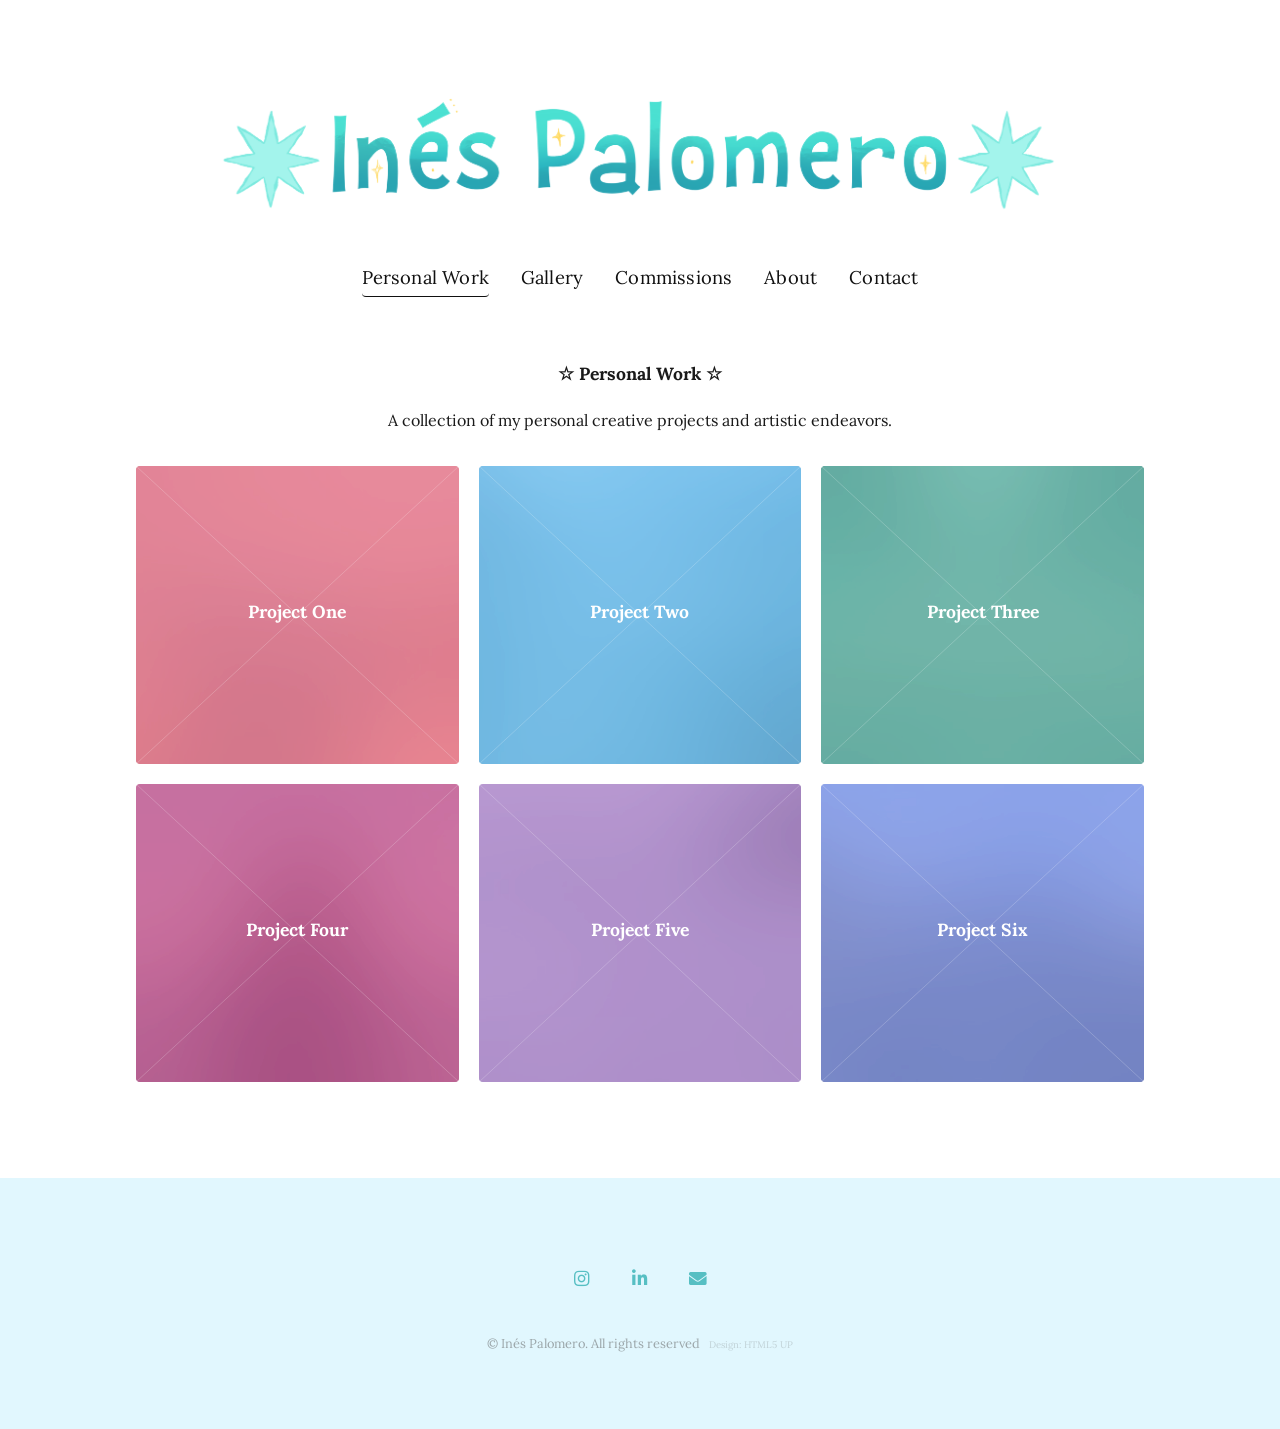
<file: index.html>
<!DOCTYPE HTML>
<!--
	Phantom by HTML5 UP
	html5up.net | @ajlkn
	Free for personal and commercial use under the CCA 3.0 license (html5up.net/license)
	
	Adapted for Inés Palomero's Portfolio
-->
<html>
	<head>
		<title>Personal Work - Inés Palomero</title>
		<meta charset="utf-8" />
		<meta name="viewport" content="width=device-width, initial-scale=1, user-scalable=no" />
		<link rel="stylesheet" href="assets/css/main.css" />
        <link rel="stylesheet" href="css/styles.css" />
		<link href="https://fonts.googleapis.com/css2?family=Lora:wght@400;500&display=swap" rel="stylesheet">
		<noscript><link rel="stylesheet" href="assets/css/noscript.css" /></noscript>
	</head>
	<body class="is-preload">
		<!-- Wrapper -->
			<div id="wrapper">

				<!-- Header -->
				<header id="header" class="main-header">
					<div class="inner">

						<!-- Logo -->
						<a href="index.html" class="logo">
							<img src="images/logo.png" alt="Inés Palomero" style="height: 10rem; width: auto;" />
						</a>

						<!-- Nav -->
						<nav class="main-nav">
							<ul>
								<li><a href="index.html" class="active">Personal Work</a></li>
								<li><a href="gallery.html">Gallery</a></li>
								<li><a href="commissions.html">Commissions</a></li>
								<li><a href="about.html">About</a></li>
								<li><a href="contact.html">Contact</a></li>
							</ul>
						</nav>

					</div>
				</header>

				<!-- Main -->
					<div id="main">
						<div class="inner">
							<header>
								<h2>☆ Personal Work ☆</h2>
								<p>A collection of my personal creative projects and artistic endeavors.</p>
							</header>
							<section class="tiles">
								<article class="style1">
									<span class="image">
										<img src="images/pic01.jpg" alt="" />
									</span>
									<a href="gallery.html">
										<h2>Project One</h2>
										<div class="content">
											<p>Creative exploration and artistic expression.</p>
										</div>
									</a>
								</article>
								<article class="style2">
									<span class="image">
										<img src="images/pic02.jpg" alt="" />
									</span>
									<a href="gallery.html">
										<h2>Project Two</h2>
										<div class="content">
											<p>Personal creative work.</p>
										</div>
									</a>
								</article>
								<article class="style3">
									<span class="image">
										<img src="images/pic03.jpg" alt="" />
									</span>
									<a href="gallery.html">
										<h2>Project Three</h2>
										<div class="content">
											<p>Artistic endeavor and creation.</p>
										</div>
									</a>
								</article>
								<article class="style4">
									<span class="image">
										<img src="images/pic04.jpg" alt="" />
									</span>
									<a href="gallery.html">
										<h2>Project Four</h2>
										<div class="content">
											<p>Creative vision and design.</p>
										</div>
									</a>
								</article>
								<article class="style5">
									<span class="image">
										<img src="images/pic05.jpg" alt="" />
									</span>
									<a href="gallery.html">
										<h2>Project Five</h2>
										<div class="content">
											<p>Personal artistic work.</p>
										</div>
									</a>
								</article>
								<article class="style6">
									<span class="image">
										<img src="images/pic06.jpg" alt="" />
									</span>
									<a href="gallery.html">
										<h2>Project Six</h2>
										<div class="content">
											<p>Creative expression.</p>
										</div>
									</a>
								</article>
							</section>
						</div>
					</div>

				<!-- Footer -->
					<footer id="footer">
						<div class="inner">
							<section>
								
								<ul class="icons">
									<li><a href="https://www.instagram.com/ineespm" target="_blank" rel="noopener noreferrer" class="icon brands style2 fa-instagram"><span class="label">Instagram</span></a></li>
									<li><a href="https://www.linkedin.com/in/inespalomeromendez/" target="_blank" rel="noopener noreferrer" class="icon brands style2 fa-linkedin-in"><span class="label">LinkedIn</span></a></li>
									<li><a href="mailto:ineespm2@gmail.com" class="icon solid style2 fa-envelope"><span class="label">Email</span></a></li>
								</ul>
							</section>
							<ul class="copyright">
								<li>© Inés Palomero. All rights reserved</li><li>Design: <a href="http://html5up.net">HTML5 UP</a></li>
							</ul>
						</div>
					</footer>

			</div>

		<!-- Scripts -->
			<script src="assets/js/jquery.min.js"></script>
			<script src="assets/js/browser.min.js"></script>
			<script src="assets/js/breakpoints.min.js"></script>
			<script src="assets/js/util.js"></script>
			<script src="assets/js/main.js"></script>

	</body>
</html>
</file>
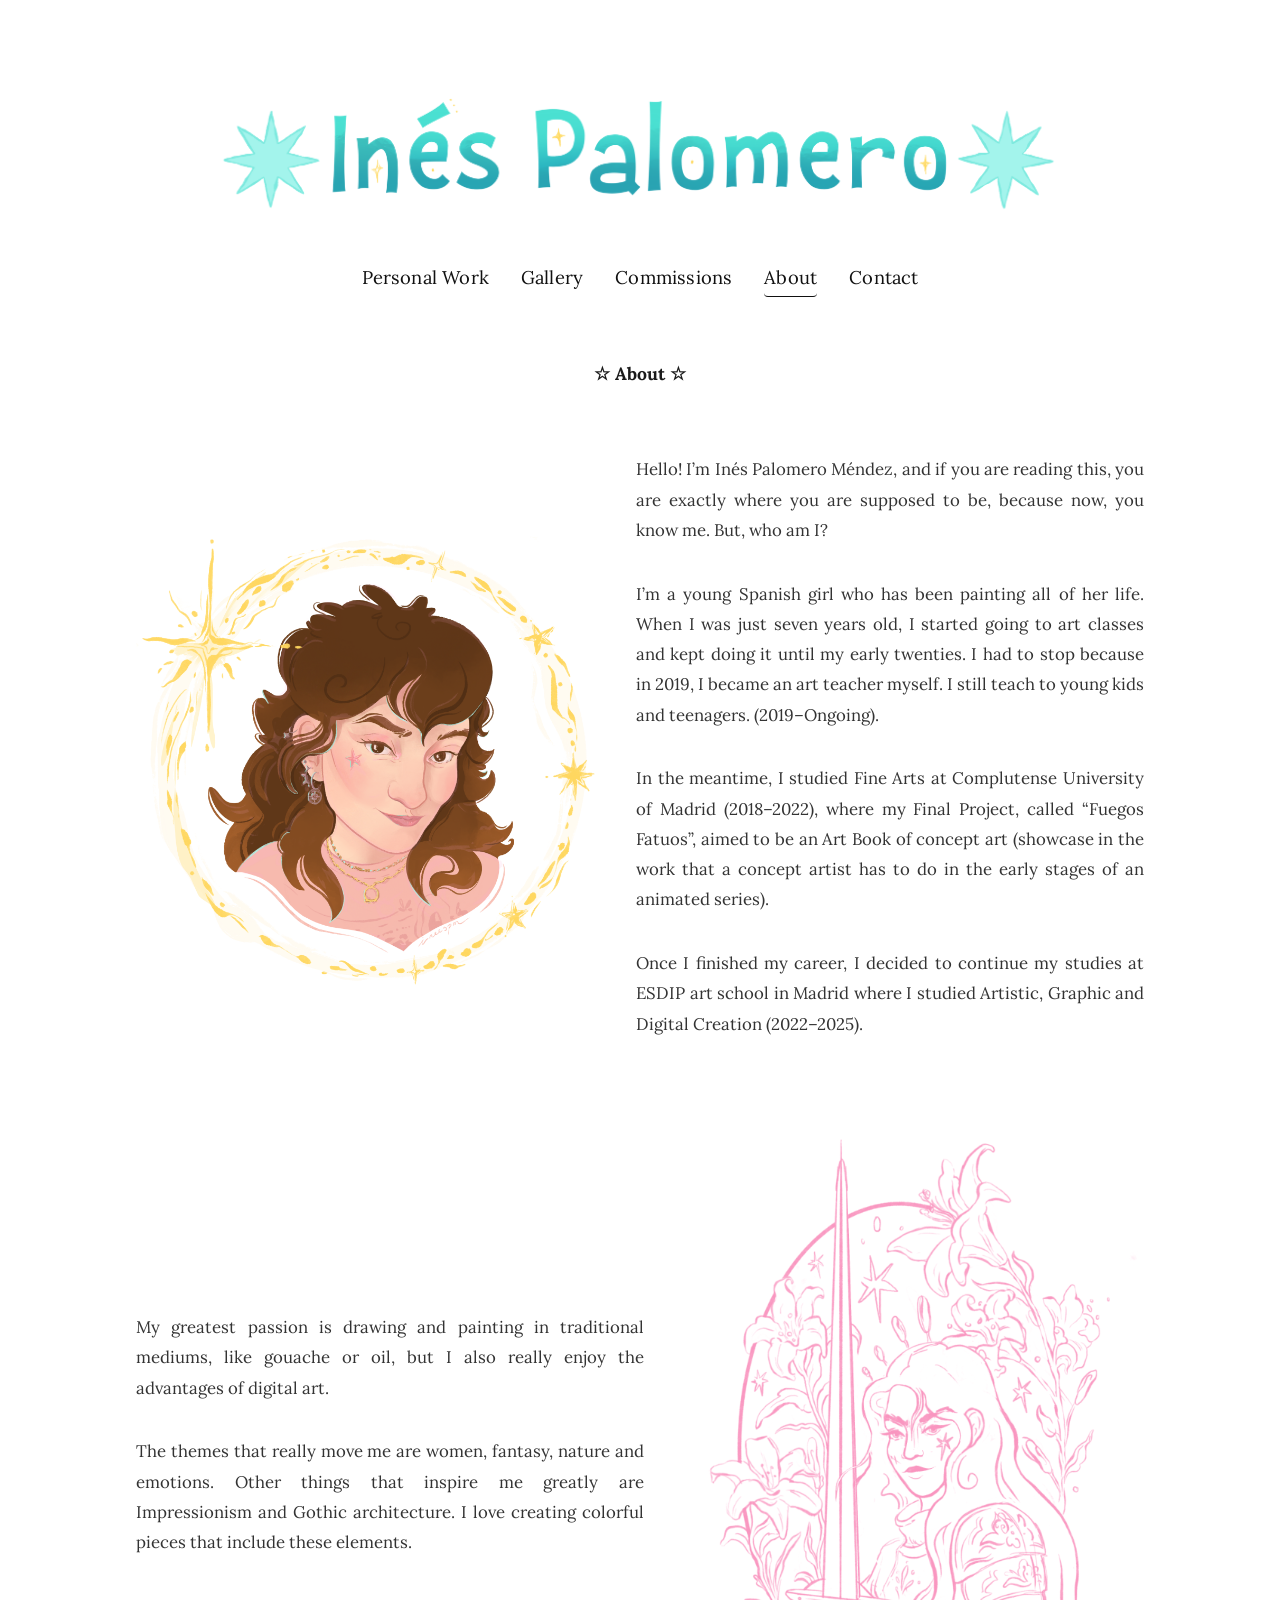
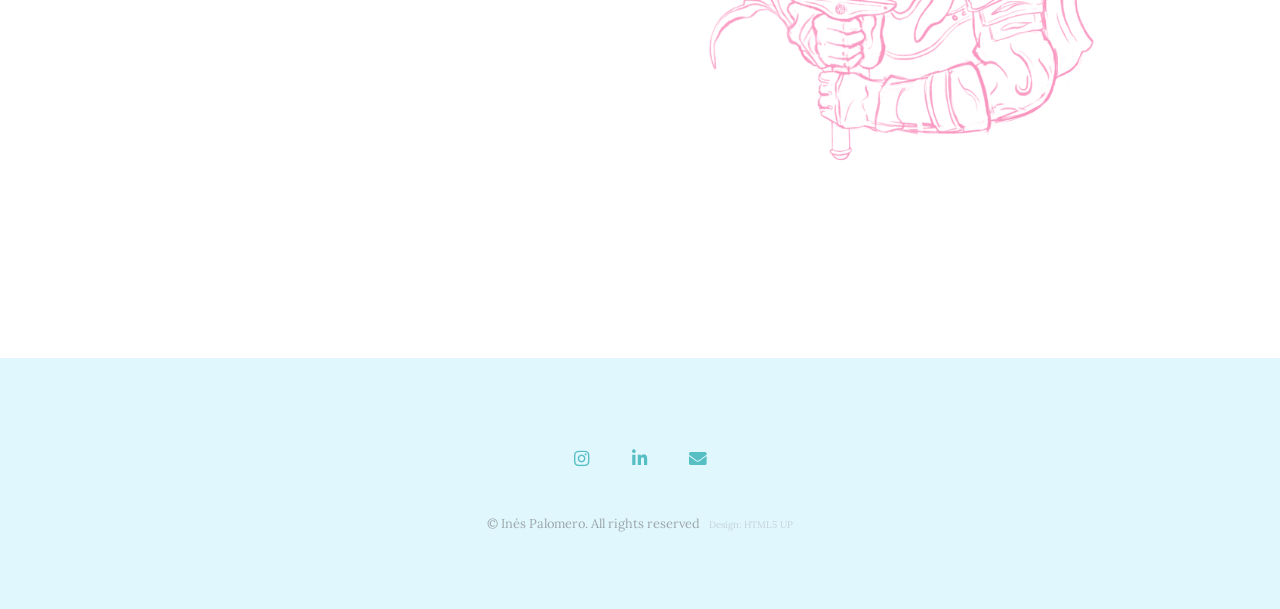
<file: about.html>
<!DOCTYPE HTML>
<!--
	Phantom by HTML5 UP
	html5up.net | @ajlkn
	Free for personal and commercial use under the CCA 3.0 license (html5up.net/license)
	
	Adapted for Inés Palomero's Portfolio
-->
<html>
	<head>
		<title>About - Inés Palomero</title>
		<meta charset="utf-8" />
		<meta name="viewport" content="width=device-width, initial-scale=1, user-scalable=no" />
		<link rel="stylesheet" href="assets/css/main.css" />
        <link rel="stylesheet" href="css/styles.css" />
		<link href="https://fonts.googleapis.com/css2?family=Lora:wght@400;500&display=swap" rel="stylesheet">
		<noscript><link rel="stylesheet" href="assets/css/noscript.css" /></noscript>
	</head>
	<body class="is-preload">
		<!-- Wrapper -->
			<div id="wrapper">

								<!-- Header -->
				<header id="header" class="main-header">
					<div class="inner">

						<!-- Logo -->
						<a href="index.html" class="logo">
							<img src="images/logo.png" alt="Inés Palomero" style="height: 10rem; width: auto;" />
						</a>

						<!-- Nav -->
						<nav class="main-nav">
							<ul>
								<li><a href="index.html">Personal Work</a></li>
								<li><a href="gallery.html">Gallery</a></li>
								<li><a href="commissions.html">Commissions</a></li>
								<li><a href="about.html" class="active">About</a></li>
								<li><a href="contact.html">Contact</a></li>
							</ul>
						</nav>

					</div>
				</header>

				<!-- Main -->
					<div id="main">
						<div class="inner">
							<h2>☆ About ☆</h2>
								<section class="about-section">
									<div class="about-row">
										<div class="about-image">
											<img src="images/about/About1.png" alt="About 1" />
										</div>
										<div class="about-copy">
											<p>Hello! I’m Inés Palomero Méndez, and if you are reading this, you are exactly where you are supposed to be, because now, you know me. But, who am I?</p>
											<p>I’m a young Spanish girl who has been painting all of her life. When I was just seven years old, I started going to art classes and kept doing it until my early twenties. I had to stop because in 2019, I became an art teacher myself. I still teach to young kids and teenagers. (2019–Ongoing).</p>
											<p>In the meantime, I studied Fine Arts at Complutense University of Madrid (2018–2022), where my Final Project, called “Fuegos Fatuos”, aimed to be an Art Book of concept art (showcase in the work that a concept artist has to do in the early stages of an animated series).</p>
											<p>Once I finished my career, I decided to continue my studies at ESDIP art school in Madrid where I studied Artistic, Graphic and Digital Creation (2022–2025).</p>
										</div>
									</div>
									<div class="about-row">
										<div class="about-copy">
											<p>My greatest passion is drawing and painting in traditional mediums, like gouache or oil, but I also really enjoy the advantages of digital art.</p>
											<p>The themes that really move me are women, fantasy, nature and emotions. Other things that inspire me greatly are Impressionism and Gothic architecture. I love creating colorful pieces that include these elements.</p>
										</div>
										<div class="about-image">
											<img src="images/about/About2.png" alt="About 2" />
										</div>
									</div>
								</section>
						</div>
					</div>

				<!-- Footer -->
					<footer id="footer">
						<div class="inner">
							<section>
								
								<ul class="icons">
									<li><a href="https://www.instagram.com/ineespm" target="_blank" rel="noopener noreferrer" class="icon brands style2 fa-instagram"><span class="label">Instagram</span></a></li>
									<li><a href="https://www.linkedin.com/in/inespalomeromendez/" target="_blank" rel="noopener noreferrer" class="icon brands style2 fa-linkedin-in"><span class="label">LinkedIn</span></a></li>
									<li><a href="mailto:ineespm2@gmail.com" class="icon solid style2 fa-envelope"><span class="label">Email</span></a></li>
								</ul>
							</section>
							<ul class="copyright">
								<li>© Inés Palomero. All rights reserved</li><li>Design: <a href="http://html5up.net">HTML5 UP</a></li>
							</ul>
						</div>
					</footer>

			</div>

		<!-- Scripts -->
			<script src="assets/js/jquery.min.js"></script>
			<script src="assets/js/browser.min.js"></script>
			<script src="assets/js/breakpoints.min.js"></script>
			<script src="assets/js/util.js"></script>
			<script src="assets/js/main.js"></script>

	</body>
</html>
</file>
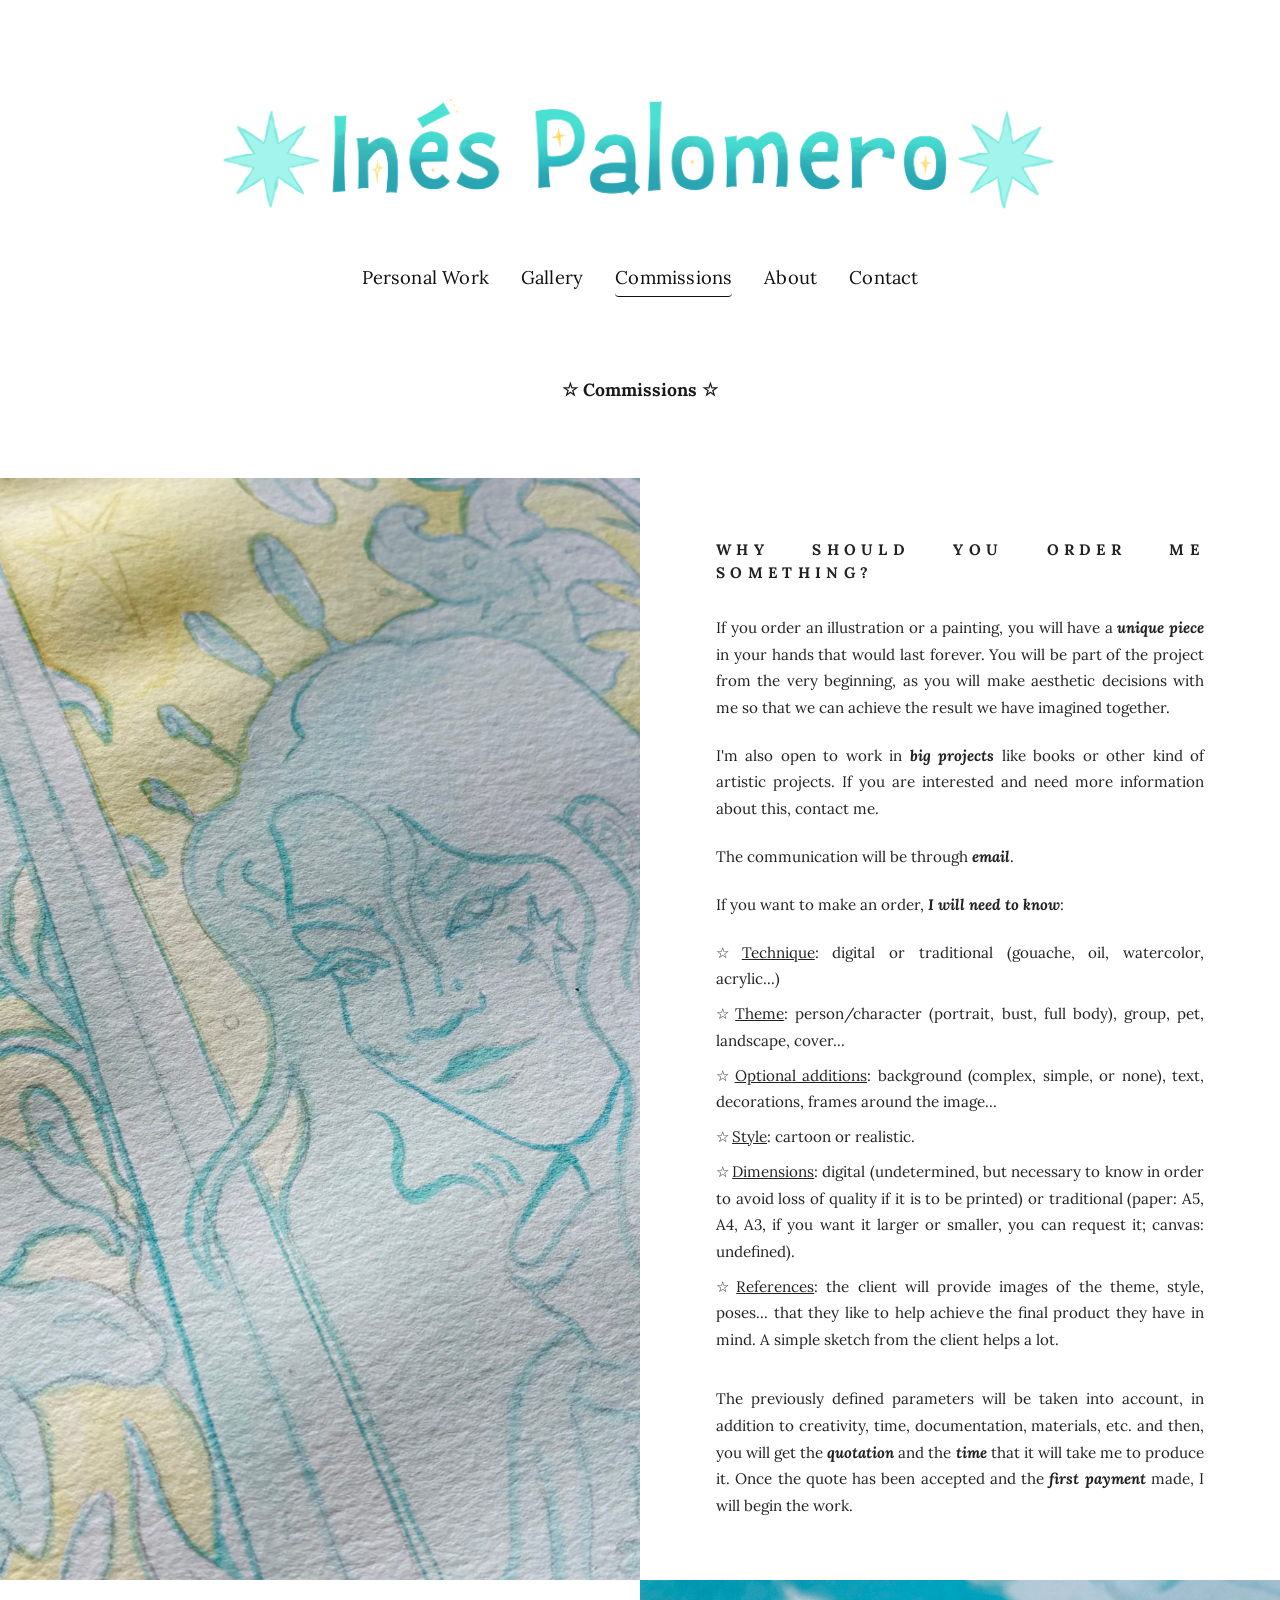
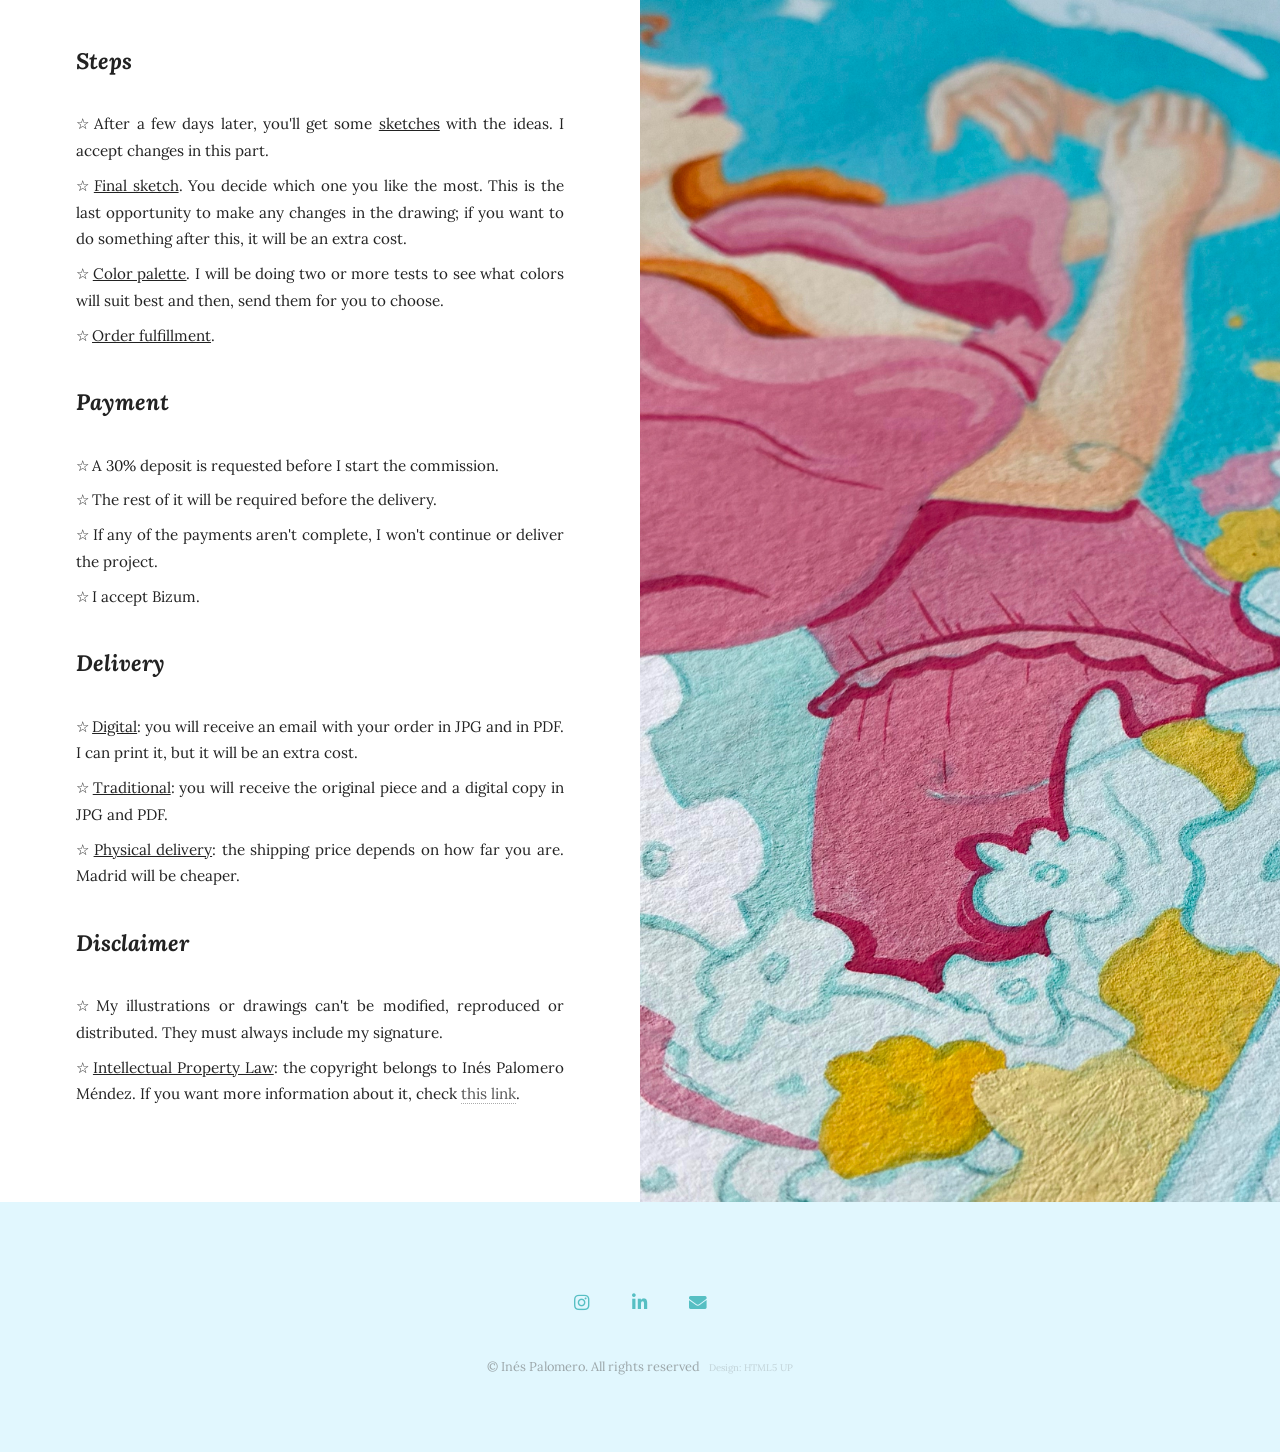
<file: commissions.html>
<!DOCTYPE HTML>
<!--
	Phantom by HTML5 UP
	html5up.net | @ajlkn
	Free for personal and commercial use under the CCA 3.0 license (html5up.net/license)
	
	Adapted for Inés Palomero's Portfolio
-->
<html>
	<head>
		<title>Commissions - Inés Palomero</title>
		<meta charset="utf-8" />
		<meta name="viewport" content="width=device-width, initial-scale=1, user-scalable=no" />
		<link rel="stylesheet" href="assets/css/main.css" />
        <link rel="stylesheet" href="css/styles.css" />
		<link href="https://fonts.googleapis.com/css2?family=Lora:wght@400;500&display=swap" rel="stylesheet">
		<noscript><link rel="stylesheet" href="assets/css/noscript.css" /></noscript>
	</head>
	<body class="is-preload">
		<!-- Wrapper -->
			<div id="wrapper">

				<!-- Header -->
				<header id="header" class="main-header">
					<div class="inner">

						<!-- Logo -->
						<a href="index.html" class="logo">
							<img src="images/logo.png" alt="Inés Palomero" style="height: 10rem; width: auto;" />
						</a>

						<!-- Nav -->
						<nav class="main-nav">
							<ul>
								<li><a href="index.html">Personal Work</a></li>
								<li><a href="gallery.html">Gallery</a></li>
								<li><a href="commissions.html" class="active">Commissions</a></li>
								<li><a href="about.html">About</a></li>
								<li><a href="contact.html">Contact</a></li>
							</ul>
						</nav>

					</div>
				</header>

				<!-- Main -->
				<div id="main" class="commissions-main">
					<div class="commissions-header">
						<h2>☆ Commissions ☆</h2>
					</div>

					<section class="commissions-split">
						<!-- Fila 1: Imagen izquierda / Texto derecha -->
						<div class="commission-row">
							<div class="commission-image">
								<img src="images/commissions/Commissions1.jpg" alt="Commission sketch" />
							</div>
							<div class="commission-text">
								<h3>Why should you order me something?</h3>
								<p>If you order an illustration or a painting, you will have a <strong><em>unique piece</em></strong> in your hands that would last forever. You will be part of the project from the very beginning, as you will make aesthetic decisions with me so that we can achieve the result we have imagined together.</p>

								<p>I'm also open to work in <strong><em>big projects</em></strong> like books or other kind of artistic projects. If you are interested and need more information about this, contact me.</p>

								<p>The communication will be through <strong><em>email</em></strong>.</p>

								<p>If you want to make an order, <strong><em>I will need to know</em></strong>:</p>
								<ul class="star-list">
									<li><u>Technique</u>: digital or traditional (gouache, oil, watercolor, acrylic...)</li>
									<li><u>Theme</u>: person/character (portrait, bust, full body), group, pet, landscape, cover...</li>
									<li><u>Optional additions</u>: background (complex, simple, or none), text, decorations, frames around the image...</li>
									<li><u>Style</u>: cartoon or realistic.</li>
									<li><u>Dimensions</u>: digital (undetermined, but necessary to know in order to avoid loss of quality if it is to be printed) or traditional (paper: A5, A4, A3, if you want it larger or smaller, you can request it; canvas: undefined).</li>
									<li><u>References</u>: the client will provide images of the theme, style, poses... that they like to help achieve the final product they have in mind. A simple sketch from the client helps a lot.</li>
								</ul>

								<p>The previously defined parameters will be taken into account, in addition to creativity, time, documentation, materials, etc. and then, you will get the <strong><em>quotation</em></strong> and the <strong><em>time</em></strong> that it will take me to produce it. Once the quote has been accepted and the <strong><em>first payment</em></strong> made, I will begin the work.</p>
							</div>
						</div>

						<!-- Fila 2: Texto izquierda / Imagen derecha -->
						<div class="commission-row">
							<div id="commission-steps" class="commission-text">
								<p><strong><em>Steps</em></strong></p>
								<ul class="star-list">
									<li>After a few days later, you'll get some <u>sketches</u> with the ideas. I accept changes in this part.</li>
									<li><u>Final sketch</u>. You decide which one you like the most. This is the last opportunity to make any changes in the drawing; if you want to do something after this, it will be an extra cost.</li>
									<li><u>Color palette</u>. I will be doing two or more tests to see what colors will suit best and then, send them for you to choose.</li>
									<li><u>Order fulfillment</u>.</li>
								</ul>

								<p><strong><em>Payment</em></strong></p>
								<ul class="star-list">
									<li>A 30% deposit is requested before I start the commission.</li>
									<li>The rest of it will be required before the delivery.</li>
									<li>If any of the payments aren't complete, I won't continue or deliver the project.</li>
									<li>I accept Bizum.</li>
								</ul>

								<p><strong><em>Delivery</em></strong></p>
								<ul class="star-list">
									<li><u>Digital</u>: you will receive an email with your order in JPG and in PDF. I can print it, but it will be an extra cost.</li>
									<li><u>Traditional</u>: you will receive the original piece and a digital copy in JPG and PDF.</li>
									<li><u>Physical delivery</u>: the shipping price depends on how far you are. Madrid will be cheaper.</li>
								</ul>

								<p><strong><em>Disclaimer</em></strong></p>
								<ul class="star-list">
									<li>My illustrations or drawings can't be modified, reproduced or distributed. They must always include my signature.</li>
									<li><u>Intellectual Property Law</u>: the copyright belongs to Inés Palomero Méndez. If you want more information about it, check <a href="https://www.boe.es/buscar/act.php?id=BOE-A-1996-8930" target="_blank" rel="noopener noreferrer">this link</a>.</li>
								</ul>
							</div>
							<div class="commission-image">
								<img src="images/commissions/Commissions2.jpg" alt="Commission painting" />
							</div>
						</div>
					</section>
				</div>

				<!-- Footer -->
					<footer id="footer">
						<div class="inner">
							<section>
								
								<ul class="icons">
									<li><a href="https://www.instagram.com/ineespm" target="_blank" rel="noopener noreferrer" class="icon brands style2 fa-instagram"><span class="label">Instagram</span></a></li>
									<li><a href="https://www.linkedin.com/in/inespalomeromendez/" target="_blank" rel="noopener noreferrer" class="icon brands style2 fa-linkedin-in"><span class="label">LinkedIn</span></a></li>
									<li><a href="mailto:ineespm2@gmail.com" class="icon solid style2 fa-envelope"><span class="label">Email</span></a></li>
								</ul>
							</section>
							<ul class="copyright">
								<li>© Inés Palomero. All rights reserved</li><li>Design: <a href="http://html5up.net">HTML5 UP</a></li>
							</ul>
						</div>
					</footer>

			</div>

		<!-- Scripts -->
			<script src="assets/js/jquery.min.js"></script>
			<script src="assets/js/browser.min.js"></script>
			<script src="assets/js/breakpoints.min.js"></script>
			<script src="assets/js/util.js"></script>
			<script src="assets/js/main.js"></script>

	</body>
</html>
</file>
<file: css/styles.css>
/* =========================================
   Reset y Variables Básicas
   ========================================= */
* {
    margin: 0;
    padding: 0;
    box-sizing: border-box;
}

body {
    /* Usamos una fuente Serif para el texto general y el menú */
    font-family: 'Lora', serif; 
    color: #1a1a1a;
    background-color: #ffffff;
    text-align: center;
}
h2 {
	letter-spacing: normal !important;
	text-transform: none !important;
}
/* =========================================
   Header y Logo
   ========================================= */
#header {
    padding-bottom: 4em;
}
#header {
	padding: 4em 0 2.5em 0 !important;
}

#header .inner {
	display: flex;
	flex-direction: column;
	align-items: center;
	text-align: center;
}

#header .logo {
	margin: 0 0 2.5em 0; /* Separación entre el logo y el menú */
	border-bottom: none;
}

#header nav.main-nav {
	position: static;
	right: auto;
	top: auto;
	width: 100%;
	margin-bottom: 1.5em; /* Separación extra con el título/contenido inferior */
}

#header nav.main-nav ul {
	display: flex;
	justify-content: center;
	flex-wrap: wrap;
	gap: 2em;
	list-style: none;
	margin: 0;
	padding: 0;
}

#header nav.main-nav ul li {
	margin: 0;
	padding: 0;
}

#header nav.main-nav ul li a {
	font-family: 'Lora', Georgia, serif;
	font-size: 1.15em;
	font-weight: 400;
	text-transform: none; /* Quita las mayúsculas de la plantilla */
	letter-spacing: 0.01em;
	color: #111111;
	display: inline-block;
	height: auto;
	line-height: 1.4;
	padding: 0 0 5px 0; /* Separa el subrayado del texto */
	border-bottom: 1.5px solid transparent;
	text-decoration: none;
	transition: border-color 0.2s ease, opacity 0.2s ease;
}

#header nav.main-nav ul li a:hover {
	color: #111111;
	opacity: 0.7;
}

#header nav.main-nav ul li a.active {
	color: #111111;
	border-bottom-color: #111111; /* Subrayado fijo en la página actual */
}


/* =========================================
   Footer
   ========================================= */
#footer {
	background-color: #e1f7fe; /* Cambia este código por el color que quieras */
}

#footer > .inner {
	flex-direction: column;
	align-items: center;
	text-align: center;
}

#footer > .inner > section {
	width: 100% !important;
	margin: 0 !important;
}

#footer ul.icons {
	display: flex;
	justify-content: center;
	gap: 1em;
	margin: 0;
	padding: 0;
}

#footer ul.icons li {
	padding: 0;
}
/* Color por defecto */
#footer ul.icons a.icon.style2 {
	color: #56bfc3;
	/*border-color: #333333;*/
    border: none;
	box-shadow: none;
}
#footer .copyright li:last-child {
	font-size: 0.75em;
	opacity: 0.45;
	border-left: none;
	margin-left: 0.5em;
	padding-left: 0.5em;
	transition: opacity 0.2s ease;
}

#footer .copyright li:last-child a {
	border-bottom: none;
	text-decoration: none;
}

#footer .copyright li:last-child:hover {
	opacity: 0.85;
}
#footer > .inner .copyright {
	margin-top: 2.5em;
	text-align: center;
}

/* =========================================
   Navegación
   ========================================= */
.main-nav ul {
    list-style: none;
    display: flex;
    gap: 2.5rem;
    justify-content: center;
}

.main-nav a {
    text-decoration: none;
    color: #000000;
    font-size: 1.15rem;
    padding-bottom: 0.3rem; /* Espacio entre el texto y la línea de subrayado */
    transition: color 0.3s ease;
}

.main-nav a:hover {
    color: #45aeb0;
}

.logo-container {
    display: flex;
    align-items: center;
    justify-content: center;
    gap: 1.5rem;
}

.star-decoration {
    color: #7ce0d3; /* Turquesa claro */
    font-size: 3.5rem;
    line-height: 1;
    display: flex;
    align-items: center;
    justify-content: center;
    height: 4.5rem;
}

.logo-text {
    /* Fuente redondeada y juguetona para el nombre */
    font-family: 'Fredoka', sans-serif; 
    font-size: 4.5rem;
    font-weight: 500;
    letter-spacing: 2px;
    margin: 0;
    
    /* Truco para el gradiente en el texto */
    background: linear-gradient(to bottom, #7de2d6, #3f9b9f);
    -webkit-background-clip: text;
    -webkit-text-fill-color: transparent;
    background-clip: text;
}

/* El estilo de la pestaña actual (Gallery en este caso) */
.main-nav a.active {
    border-bottom: 1.5px solid #000000;
}

/* =========================================
   gallery.html
   ========================================= */
/* Velo blanco semitransparente */
.gallery-overlay {
	position: absolute;
	inset: 0;
	background: rgba(255, 255, 255, 0.72);
	display: flex;
	flex-direction: column;
	align-items: center;
	justify-content: center;
	gap: 0.4em;
	padding: 1.5em;
	opacity: 0;
	transition: opacity 0.3s ease;
}

.gallery-overlay h3 {
	font-family: 'Lora', Georgia, serif;
	font-size: 1.35rem;
	font-weight: 700;
	text-transform: none !important;
	letter-spacing: normal !important;
	color: #000000;
	text-align: center;
	margin: 0;
	transform: translateY(8px);
	transition: transform 0.3s ease;
}

.gallery-overlay p {
	font-size: 0.95rem;
	font-weight: 400;
	color: #111111;
	text-align: center;
	line-height: 1.4;
	margin: 0;
	transform: translateY(8px);
	transition: transform 0.3s ease;
}

/* Efecto al pasar el ratón */
.gallery-item:hover .gallery-overlay {
	opacity: 1;
}

.gallery-item:hover .gallery-overlay h3,
.gallery-item:hover .gallery-overlay p {
	transform: translateY(0);
}

#gallery-grid.gallery-grid {
	display: grid !important;
	grid-template-columns: repeat(3, minmax(0, 1fr)) !important;
	gap: 1.5em !important;
	margin-top: 2em;
	width: 100%;
}

#gallery-grid .gallery-item {
	position: relative;
	overflow: hidden;
	border-radius: 6px;
	aspect-ratio: 1 / 1; /* Todas cuadradas e iguales */
	width: 100%;
}

#gallery-grid .gallery-item img {
	width: 100% !important;
	height: 100% !important;
	object-fit: cover;
	display: block;
}

/* 2 columnas en tablet */
@media screen and (max-width: 980px) {
	#gallery-grid.gallery-grid {
		grid-template-columns: repeat(2, minmax(0, 1fr)) !important;
	}
}

/* 1 columna en móvil */
@media screen and (max-width: 600px) {
	#gallery-grid.gallery-grid {
		grid-template-columns: 1fr !important;
	}
}
/* Cursor de mano sobre las miniaturas */
#gallery-grid .gallery-item {
	cursor: pointer;
}

/* Fondo oscuro semitransparente */
.lightbox {
	position: fixed;
	inset: 0;
	background: rgba(0, 0, 0, 0.7);
	display: flex;
	align-items: center;
	justify-content: center;
	padding: 2em;
	z-index: 99999;
	opacity: 0;
	pointer-events: none;
	transition: opacity 0.25s ease;
}

.lightbox.active {
	opacity: 1;
	pointer-events: auto;
}

/* Imagen ampliada respetando su proporción original */
.lightbox img {
	max-width: 90vw;
	max-height: 90vh;
	width: auto;
	height: auto;
	object-fit: contain;
	box-shadow: 0 15px 40px rgba(0, 0, 0, 0.5);
	transform: scale(0.96);
	transition: transform 0.25s ease;
}

.lightbox.active img {
	transform: scale(1);
}

/* Ensancha el contenedor solo en la página de la galería */
#main .inner:has(#gallery-grid) {
	max-width: 70em !important; /* Sube o baja este valor (ej. 85em, 95em o 95%) */
	padding-left: 2em !important;
	padding-right: 2em !important;
}

/* Reduce ligeramente el hueco entre cuadrados para ganar tamaño */
#gallery-grid.gallery-grid {
	gap: 1em !important;
}

/* Fondo animado mientras carga la imagen (efecto skeleton/shimmer) */
#gallery-grid .gallery-item {
	background: linear-gradient(90deg, #f0f0f0 25%, #e6e6e6 50%, #f0f0f0 75%);
	background-size: 200% 100%;
	animation: shimmer 1.4s infinite linear;
}

@keyframes shimmer {
	0% { background-position: 200% 0; }
	100% { background-position: -200% 0; }
}

/* Estado inicial: oculto y desplazado 30px hacia abajo */
#gallery-grid .gallery-item {
	opacity: 0;
	transform: translateY(30px);
	transition: opacity 0.6s ease-out, transform 0.6s ease-out;
}

/* Estado final: visible y en su sitio */
#gallery-grid .gallery-item.visible {
	opacity: 1;
	transform: translateY(0);
}
/* =========================================
   about.html
   ========================================= */
.about-section {
    max-width: 1100px;
    margin: 0 auto;
    padding: 2rem 0;
    text-align: left;
}

.about-row {
    display: flex;
    align-items: center;
    gap: 2rem;
    margin-bottom: 3rem;
    flex-wrap: wrap;
}

.about-row-reverse {
    flex-direction: row-reverse;
}

.about-image {
    flex: 1 1 320px;
}

.about-image img {
    width: 100%;
    height: auto;
    display: block;
    border-radius: 0;
    box-shadow: none;
    mix-blend-mode: multiply; /* Hace transparente el blanco puro de la imagen */
}

.about-copy {
    flex: 1 1 360px;
}

.about-copy h2 {
    font-size: 2rem;
    margin-bottom: 1rem;
    line-height: 1.1;
}

.about-copy p {
    font-size: 1.05rem;
    line-height: 1.8;
    color: #333333;
    text-align: justify;
}

@media (max-width: 900px) {
    .about-row,
    .about-row-reverse {
        flex-direction: column;
    }

    .about-section {
        padding: 1.5rem 0;
    }
}


/* =========================================
    commissions.html
   ========================================= */
/* Quita márgenes laterales e inferiores de la plantilla en Commissions */
#main.commissions-main {
	padding: 0 !important;
	margin: 0 !important;
}

.commissions-header {
	text-align: center;
	padding: 1em 0 2.5em 0;
}

/* Filas divididas al 50% / 50% sin huecos */
.commission-row {
	display: grid;
	grid-template-columns: 1fr 1fr;
	width: 100%;
	margin: 0;
}

.commission-image {
	width: 100%;
	height: 100%;
	min-height: 450px;
}

.commission-image img {
	width: 100%;
	height: 100%;
	object-fit: cover; /* Rellena todo el bloque sin deformarse */
	display: block;
}

.commission-text {
	padding: 4em 5em;
	display: flex;
	flex-direction: column;
	justify-content: center;
	text-align: justify;
	color: #222222;
	font-size: 0.95rem;
	line-height: 1.75;
}
#commission-steps p {
	font-size: 1.4rem; /* Cambia el tamaño a tu gusto */
}
.commission-text p {
	margin-bottom: 1.4em;
}

.commission-text p:last-child {
	margin-bottom: 0;
}

/* Lista con estrella hueca (☆) al principio de cada línea */
.commission-text ul.star-list {
	list-style: none;
	padding-left: 0;
	margin: 0 0 1.6em 0;
}

.commission-text ul.star-list li {
	padding-left: 0;
	margin-bottom: 0.55em;
}

.commission-text ul.star-list li::before {
	content: "\2606 "; /* ☆ */
	margin-right: 0.2em;
}

/* Quitar espacio blanco antes del footer */
#main.commissions-main + #footer {
	margin-top: 0 !important;
}

/* Responsive: en móvil apila los bloques en 1 columna */
@media screen and (max-width: 900px) {
	.commission-row {
		grid-template-columns: 1fr;
	}

	.commission-image {
		min-height: 300px;
	}

	.commission-text {
		padding: 2.5em 1.8em;
	}
}
/* =========================================
    Contact.html
   ========================================= */
#main.contact-main {
	padding: 0 !important;
	margin: 0 !important;
}
#main.contact-main + #footer {
	margin-top: 0 !important;
}
/* Contenedor con la ilustración de fondo */
.contact-section {
	background-image: url('../images/contact/Nalisse2.jpg');
	background-size: cover;
	background-position: center;
	background-repeat: no-repeat;
	padding: 4em 1.5em;
	display: flex;
	justify-content: center;
	align-items: center;
    margin: 0 !important;
}

/* Tarjeta blanca semitransparente */
.contact-card {
	background-color: rgba(255, 255, 255, 0.78);
	backdrop-filter: blur(4px); /* Efecto cristal suave */
	border-radius: 14px;
	padding: 3.5em 3em;
	max-width: 720px;
	width: 100%;
	text-align: center;
}

.contact-card h2 {
	font-family: 'Lora', Georgia, serif;
	font-size: 1.2em;
	font-weight: 400;
	text-transform: none;
	letter-spacing: 0.02em;
	color: #111111;
	margin-bottom: 1em;
}

.contact-card .contact-intro {
	font-size: 0.95em;
	line-height: 1.8;
	color: #222222;
	margin-bottom: 2.5em;
}

/* Fila de First Name y Last Name */
.custom-contact-form .form-row {
	display: grid;
	grid-template-columns: 1fr 1fr;
	gap: 1.2em;
	margin-bottom: 1.2em;
}

.custom-contact-form .form-group {
	margin-bottom: 1.2em;
}

/* Los "bocadillos" (inputs y textarea redondeados) */
.custom-contact-form input[type="text"],
.custom-contact-form input[type="email"],
.custom-contact-form textarea {
	width: 100%;
	background: rgba(255, 255, 255, 0.35) !important;
	border: 1px solid rgba(0, 0, 0, 0.15) !important;
	border-radius: 25px !important;
	padding: 0.75em 1.3em !important;
	height: auto !important;
	color: #222222 !important;
	font-size: 0.9em;
	box-shadow: none !important;
	transition: border-color 0.2s ease, background-color 0.2s ease;
}

.custom-contact-form textarea {
	border-radius: 20px !important;
	min-height: 3.2em;
	resize: vertical;
}

.custom-contact-form input:focus,
.custom-contact-form textarea:focus {
	background: rgba(255, 255, 255, 0.7) !important;
	border-color: #2da6b5 !important;
	outline: none;
}

/* Botón Submit alineado a la izquierda con degradado turquesa */
.custom-contact-form .form-actions {
	text-align: left;
	margin-top: 1.5em;
}

.custom-contact-form .btn-submit {
	background: linear-gradient(180deg, #52e2d2 0%, #23889b 100%) !important;
	color: #ffffff !important;
	border: 1px solid #d4b86a !important;
	border-radius: 6px !important;
	padding: 0.65em 1.8em !important;
	height: auto !important;
	line-height: 1.4 !important;
	font-size: 0.95em !important;
	font-weight: 600 !important;
	text-transform: none !important;
	letter-spacing: 0.02em !important;
	box-shadow: 0 2px 6px rgba(0, 0, 0, 0.12) !important;
	cursor: pointer;
	transition: opacity 0.2s ease, transform 0.1s ease;
}

.custom-contact-form .btn-submit:hover {
	opacity: 0.9;
}

/* Responsive: en móvil apila First Name y Last Name */
@media screen and (max-width: 600px) {
	.contact-card {
		padding: 2em 1.5em;
	}
	.custom-contact-form .form-row {
		grid-template-columns: 1fr;
	}
}
</file>
<file: assets/css/noscript.css>
/*
	Phantom by HTML5 UP
	html5up.net | @ajlkn
	Free for personal and commercial use under the CCA 3.0 license (html5up.net/license)
*/

/* Tiles */

	body.is-preload .tiles article {
		-moz-transform: none;
		-webkit-transform: none;
		-ms-transform: none;
		transform: none;
		opacity: 1;
	}
</file>
<file: assets/css/main.css>
@import url(fontawesome-all.min.css);
@import url("https://fonts.googleapis.com/css?family=Source+Sans+Pro:300,700,900");

/*
	Phantom by HTML5 UP
	html5up.net | @ajlkn
	Free for personal and commercial use under the CCA 3.0 license (html5up.net/license)
*/

html, body, div, span, applet, object,
iframe, h1, h2, h3, h4, h5, h6, p, blockquote,
pre, a, abbr, acronym, address, big, cite,
code, del, dfn, em, img, ins, kbd, q, s, samp,
small, strike, strong, sub, sup, tt, var, b,
u, i, center, dl, dt, dd, ol, ul, li, fieldset,
form, label, legend, table, caption, tbody,
tfoot, thead, tr, th, td, article, aside,
canvas, details, embed, figure, figcaption,
footer, header, hgroup, menu, nav, output, ruby,
section, summary, time, mark, audio, video {
	margin: 0;
	padding: 0;
	border: 0;
	font-size: 100%;
	font: inherit;
	vertical-align: baseline;}

article, aside, details, figcaption, figure,
footer, header, hgroup, menu, nav, section {
	display: block;}

body {
	line-height: 1;
}

ol, ul {
	list-style: none;
}

blockquote, q {
	quotes: none;
}

	blockquote:before, blockquote:after, q:before, q:after {
		content: '';
		content: none;
	}

table {
	border-collapse: collapse;
	border-spacing: 0;
}

body {
	-webkit-text-size-adjust: none;
}

mark {
	background-color: transparent;
	color: inherit;
}

input::-moz-focus-inner {
	border: 0;
	padding: 0;
}

input, select, textarea {
	-moz-appearance: none;
	-webkit-appearance: none;
	-ms-appearance: none;
	appearance: none;
}

/* Basic */

	@-ms-viewport {
		width: device-width;
	}

	body {
		-ms-overflow-style: scrollbar;
	}

	@media screen and (max-width: 480px) {

		html, body {
			min-width: 320px;
		}

	}

	html {
		box-sizing: border-box;
	}

	*, *:before, *:after {
		box-sizing: inherit;
	}

	body {
		background: #ffffff;
	}

		body.is-preload *, body.is-preload *:before, body.is-preload *:after {
			-moz-animation: none !important;
			-webkit-animation: none !important;
			-ms-animation: none !important;
			animation: none !important;
			-moz-transition: none !important;
			-webkit-transition: none !important;
			-ms-transition: none !important;
			transition: none !important;
		}

/* Type */

	body, input, select, textarea {
		color: #585858;
		font-family: "Source Sans Pro", Helvetica, sans-serif;
		font-size: 16pt;
		font-weight: 300;
		line-height: 1.75;
	}

		@media screen and (max-width: 1680px) {

			body, input, select, textarea {
				font-size: 14pt;
			}

		}

		@media screen and (max-width: 1280px) {

			body, input, select, textarea {
				font-size: 12pt;
			}

		}

	a {
		-moz-transition: border-bottom-color 0.2s ease, color 0.2s ease;
		-webkit-transition: border-bottom-color 0.2s ease, color 0.2s ease;
		-ms-transition: border-bottom-color 0.2s ease, color 0.2s ease;
		transition: border-bottom-color 0.2s ease, color 0.2s ease;
		text-decoration: none;
		color: #585858;
		border-bottom: dotted 1px rgba(88, 88, 88, 0.5);
	}

		a:hover {
			border-bottom-color: transparent;
			color: #f2849e !important;
		}

	strong, b {
		font-weight: 900;
	}

	em, i {
		font-style: italic;
	}

	p {
		margin: 0 0 2em 0;
	}

	h1 {
		font-size: 2.75em;
		font-weight: 700;
		line-height: 1.3;
		margin: 0 0 1em 0;
		letter-spacing: -0.035em;
	}

		h1 a {
			color: inherit;
		}

		@media screen and (max-width: 736px) {

			h1 {
				font-size: 2em;
				margin: 0 0 1em 0;
			}

		}

		@media screen and (max-width: 360px) {

			h1 {
				font-size: 1.75em;
			}

		}

	h2, h3, h4, h5, h6 {
		font-weight: 900;
		line-height: 1.5;
		margin: 0 0 2em 0;
		text-transform: uppercase;
		letter-spacing: 0.35em;
	}

		h2 a, h3 a, h4 a, h5 a, h6 a {
			color: inherit;
		}

	h2 {
		font-size: 1.1em;
	}

	h3 {
		font-size: 1em;
	}

	h4 {
		font-size: 0.8em;
	}

	h5 {
		font-size: 0.8em;
	}

	h6 {
		font-size: 0.8em;
	}

	@media screen and (max-width: 980px) {

		h1 br, h2 br, h3 br, h4 br, h5 br, h6 br {
			display: none;
		}

	}

	@media screen and (max-width: 736px) {

		h2 {
			font-size: 1em;
		}

		h3 {
			font-size: 0.8em;
		}

	}

	sub {
		font-size: 0.8em;
		position: relative;
		top: 0.5em;
	}

	sup {
		font-size: 0.8em;
		position: relative;
		top: -0.5em;
	}

	blockquote {
		border-left: solid 4px #c9c9c9;
		font-style: italic;
		margin: 0 0 2em 0;
		padding: 0.5em 0 0.5em 2em;
	}

	code {
		background: rgba(144, 144, 144, 0.075);
		border-radius: 4px;
		border: solid 1px #c9c9c9;
		font-family: "Courier New", monospace;
		font-size: 0.9em;
		margin: 0 0.25em;
		padding: 0.25em 0.65em;
	}

	pre {
		-webkit-overflow-scrolling: touch;
		font-family: "Courier New", monospace;
		font-size: 0.9em;
		margin: 0 0 2em 0;
	}

		pre code {
			display: block;
			line-height: 1.75;
			padding: 1em 1.5em;
			overflow-x: auto;
		}

	hr {
		border: 0;
		border-bottom: solid 1px #c9c9c9;
		margin: 2em 0;
	}

		hr.major {
			margin: 3em 0;
		}

	.align-left {
		text-align: left;
	}

	.align-center {
		text-align: center;
	}

	.align-right {
		text-align: right;
	}

/* Row */

	.row {
		display: flex;
		flex-wrap: wrap;
		box-sizing: border-box;
		align-items: stretch;
	}

		.row > * {
			box-sizing: border-box;
		}

		.row.gtr-uniform > * > :last-child {
			margin-bottom: 0;
		}

		.row.aln-left {
			justify-content: flex-start;
		}

		.row.aln-center {
			justify-content: center;
		}

		.row.aln-right {
			justify-content: flex-end;
		}

		.row.aln-top {
			align-items: flex-start;
		}

		.row.aln-middle {
			align-items: center;
		}

		.row.aln-bottom {
			align-items: flex-end;
		}

		.row > .imp {
			order: -1;
		}

		.row > .col-1 {
			width: 8.33333%;
		}

		.row > .off-1 {
			margin-left: 8.33333%;
		}

		.row > .col-2 {
			width: 16.66667%;
		}

		.row > .off-2 {
			margin-left: 16.66667%;
		}

		.row > .col-3 {
			width: 25%;
		}

		.row > .off-3 {
			margin-left: 25%;
		}

		.row > .col-4 {
			width: 33.33333%;
		}

		.row > .off-4 {
			margin-left: 33.33333%;
		}

		.row > .col-5 {
			width: 41.66667%;
		}

		.row > .off-5 {
			margin-left: 41.66667%;
		}

		.row > .col-6 {
			width: 50%;
		}

		.row > .off-6 {
			margin-left: 50%;
		}

		.row > .col-7 {
			width: 58.33333%;
		}

		.row > .off-7 {
			margin-left: 58.33333%;
		}

		.row > .col-8 {
			width: 66.66667%;
		}

		.row > .off-8 {
			margin-left: 66.66667%;
		}

		.row > .col-9 {
			width: 75%;
		}

		.row > .off-9 {
			margin-left: 75%;
		}

		.row > .col-10 {
			width: 83.33333%;
		}

		.row > .off-10 {
			margin-left: 83.33333%;
		}

		.row > .col-11 {
			width: 91.66667%;
		}

		.row > .off-11 {
			margin-left: 91.66667%;
		}

		.row > .col-12 {
			width: 100%;
		}

		.row > .off-12 {
			margin-left: 100%;
		}

		.row.gtr-0 {
			margin-top: 0;
			margin-left: 0em;
		}

			.row.gtr-0 > * {
				padding: 0 0 0 0em;
			}

			.row.gtr-0.gtr-uniform {
				margin-top: 0em;
			}

				.row.gtr-0.gtr-uniform > * {
					padding-top: 0em;
				}

		.row.gtr-25 {
			margin-top: 0;
			margin-left: -0.5em;
		}

			.row.gtr-25 > * {
				padding: 0 0 0 0.5em;
			}

			.row.gtr-25.gtr-uniform {
				margin-top: -0.5em;
			}

				.row.gtr-25.gtr-uniform > * {
					padding-top: 0.5em;
				}

		.row.gtr-50 {
			margin-top: 0;
			margin-left: -1em;
		}

			.row.gtr-50 > * {
				padding: 0 0 0 1em;
			}

			.row.gtr-50.gtr-uniform {
				margin-top: -1em;
			}

				.row.gtr-50.gtr-uniform > * {
					padding-top: 1em;
				}

		.row {
			margin-top: 0;
			margin-left: -2em;
		}

			.row > * {
				padding: 0 0 0 2em;
			}

			.row.gtr-uniform {
				margin-top: -2em;
			}

				.row.gtr-uniform > * {
					padding-top: 2em;
				}

		.row.gtr-150 {
			margin-top: 0;
			margin-left: -3em;
		}

			.row.gtr-150 > * {
				padding: 0 0 0 3em;
			}

			.row.gtr-150.gtr-uniform {
				margin-top: -3em;
			}

				.row.gtr-150.gtr-uniform > * {
					padding-top: 3em;
				}

		.row.gtr-200 {
			margin-top: 0;
			margin-left: -4em;
		}

			.row.gtr-200 > * {
				padding: 0 0 0 4em;
			}

			.row.gtr-200.gtr-uniform {
				margin-top: -4em;
			}

				.row.gtr-200.gtr-uniform > * {
					padding-top: 4em;
				}

		@media screen and (max-width: 1680px) {

			.row {
				display: flex;
				flex-wrap: wrap;
				box-sizing: border-box;
				align-items: stretch;
			}

				.row > * {
					box-sizing: border-box;
				}

				.row.gtr-uniform > * > :last-child {
					margin-bottom: 0;
				}

				.row.aln-left {
					justify-content: flex-start;
				}

				.row.aln-center {
					justify-content: center;
				}

				.row.aln-right {
					justify-content: flex-end;
				}

				.row.aln-top {
					align-items: flex-start;
				}

				.row.aln-middle {
					align-items: center;
				}

				.row.aln-bottom {
					align-items: flex-end;
				}

				.row > .imp-xlarge {
					order: -1;
				}

				.row > .col-1-xlarge {
					width: 8.33333%;
				}

				.row > .off-1-xlarge {
					margin-left: 8.33333%;
				}

				.row > .col-2-xlarge {
					width: 16.66667%;
				}

				.row > .off-2-xlarge {
					margin-left: 16.66667%;
				}

				.row > .col-3-xlarge {
					width: 25%;
				}

				.row > .off-3-xlarge {
					margin-left: 25%;
				}

				.row > .col-4-xlarge {
					width: 33.33333%;
				}

				.row > .off-4-xlarge {
					margin-left: 33.33333%;
				}

				.row > .col-5-xlarge {
					width: 41.66667%;
				}

				.row > .off-5-xlarge {
					margin-left: 41.66667%;
				}

				.row > .col-6-xlarge {
					width: 50%;
				}

				.row > .off-6-xlarge {
					margin-left: 50%;
				}

				.row > .col-7-xlarge {
					width: 58.33333%;
				}

				.row > .off-7-xlarge {
					margin-left: 58.33333%;
				}

				.row > .col-8-xlarge {
					width: 66.66667%;
				}

				.row > .off-8-xlarge {
					margin-left: 66.66667%;
				}

				.row > .col-9-xlarge {
					width: 75%;
				}

				.row > .off-9-xlarge {
					margin-left: 75%;
				}

				.row > .col-10-xlarge {
					width: 83.33333%;
				}

				.row > .off-10-xlarge {
					margin-left: 83.33333%;
				}

				.row > .col-11-xlarge {
					width: 91.66667%;
				}

				.row > .off-11-xlarge {
					margin-left: 91.66667%;
				}

				.row > .col-12-xlarge {
					width: 100%;
				}

				.row > .off-12-xlarge {
					margin-left: 100%;
				}

				.row.gtr-0 {
					margin-top: 0;
					margin-left: 0em;
				}

					.row.gtr-0 > * {
						padding: 0 0 0 0em;
					}

					.row.gtr-0.gtr-uniform {
						margin-top: 0em;
					}

						.row.gtr-0.gtr-uniform > * {
							padding-top: 0em;
						}

				.row.gtr-25 {
					margin-top: 0;
					margin-left: -0.5em;
				}

					.row.gtr-25 > * {
						padding: 0 0 0 0.5em;
					}

					.row.gtr-25.gtr-uniform {
						margin-top: -0.5em;
					}

						.row.gtr-25.gtr-uniform > * {
							padding-top: 0.5em;
						}

				.row.gtr-50 {
					margin-top: 0;
					margin-left: -1em;
				}

					.row.gtr-50 > * {
						padding: 0 0 0 1em;
					}

					.row.gtr-50.gtr-uniform {
						margin-top: -1em;
					}

						.row.gtr-50.gtr-uniform > * {
							padding-top: 1em;
						}

				.row {
					margin-top: 0;
					margin-left: -2em;
				}

					.row > * {
						padding: 0 0 0 2em;
					}

					.row.gtr-uniform {
						margin-top: -2em;
					}

						.row.gtr-uniform > * {
							padding-top: 2em;
						}

				.row.gtr-150 {
					margin-top: 0;
					margin-left: -3em;
				}

					.row.gtr-150 > * {
						padding: 0 0 0 3em;
					}

					.row.gtr-150.gtr-uniform {
						margin-top: -3em;
					}

						.row.gtr-150.gtr-uniform > * {
							padding-top: 3em;
						}

				.row.gtr-200 {
					margin-top: 0;
					margin-left: -4em;
				}

					.row.gtr-200 > * {
						padding: 0 0 0 4em;
					}

					.row.gtr-200.gtr-uniform {
						margin-top: -4em;
					}

						.row.gtr-200.gtr-uniform > * {
							padding-top: 4em;
						}

		}

		@media screen and (max-width: 1280px) {

			.row {
				display: flex;
				flex-wrap: wrap;
				box-sizing: border-box;
				align-items: stretch;
			}

				.row > * {
					box-sizing: border-box;
				}

				.row.gtr-uniform > * > :last-child {
					margin-bottom: 0;
				}

				.row.aln-left {
					justify-content: flex-start;
				}

				.row.aln-center {
					justify-content: center;
				}

				.row.aln-right {
					justify-content: flex-end;
				}

				.row.aln-top {
					align-items: flex-start;
				}

				.row.aln-middle {
					align-items: center;
				}

				.row.aln-bottom {
					align-items: flex-end;
				}

				.row > .imp-large {
					order: -1;
				}

				.row > .col-1-large {
					width: 8.33333%;
				}

				.row > .off-1-large {
					margin-left: 8.33333%;
				}

				.row > .col-2-large {
					width: 16.66667%;
				}

				.row > .off-2-large {
					margin-left: 16.66667%;
				}

				.row > .col-3-large {
					width: 25%;
				}

				.row > .off-3-large {
					margin-left: 25%;
				}

				.row > .col-4-large {
					width: 33.33333%;
				}

				.row > .off-4-large {
					margin-left: 33.33333%;
				}

				.row > .col-5-large {
					width: 41.66667%;
				}

				.row > .off-5-large {
					margin-left: 41.66667%;
				}

				.row > .col-6-large {
					width: 50%;
				}

				.row > .off-6-large {
					margin-left: 50%;
				}

				.row > .col-7-large {
					width: 58.33333%;
				}

				.row > .off-7-large {
					margin-left: 58.33333%;
				}

				.row > .col-8-large {
					width: 66.66667%;
				}

				.row > .off-8-large {
					margin-left: 66.66667%;
				}

				.row > .col-9-large {
					width: 75%;
				}

				.row > .off-9-large {
					margin-left: 75%;
				}

				.row > .col-10-large {
					width: 83.33333%;
				}

				.row > .off-10-large {
					margin-left: 83.33333%;
				}

				.row > .col-11-large {
					width: 91.66667%;
				}

				.row > .off-11-large {
					margin-left: 91.66667%;
				}

				.row > .col-12-large {
					width: 100%;
				}

				.row > .off-12-large {
					margin-left: 100%;
				}

				.row.gtr-0 {
					margin-top: 0;
					margin-left: 0em;
				}

					.row.gtr-0 > * {
						padding: 0 0 0 0em;
					}

					.row.gtr-0.gtr-uniform {
						margin-top: 0em;
					}

						.row.gtr-0.gtr-uniform > * {
							padding-top: 0em;
						}

				.row.gtr-25 {
					margin-top: 0;
					margin-left: -0.5em;
				}

					.row.gtr-25 > * {
						padding: 0 0 0 0.5em;
					}

					.row.gtr-25.gtr-uniform {
						margin-top: -0.5em;
					}

						.row.gtr-25.gtr-uniform > * {
							padding-top: 0.5em;
						}

				.row.gtr-50 {
					margin-top: 0;
					margin-left: -1em;
				}

					.row.gtr-50 > * {
						padding: 0 0 0 1em;
					}

					.row.gtr-50.gtr-uniform {
						margin-top: -1em;
					}

						.row.gtr-50.gtr-uniform > * {
							padding-top: 1em;
						}

				.row {
					margin-top: 0;
					margin-left: -2em;
				}

					.row > * {
						padding: 0 0 0 2em;
					}

					.row.gtr-uniform {
						margin-top: -2em;
					}

						.row.gtr-uniform > * {
							padding-top: 2em;
						}

				.row.gtr-150 {
					margin-top: 0;
					margin-left: -3em;
				}

					.row.gtr-150 > * {
						padding: 0 0 0 3em;
					}

					.row.gtr-150.gtr-uniform {
						margin-top: -3em;
					}

						.row.gtr-150.gtr-uniform > * {
							padding-top: 3em;
						}

				.row.gtr-200 {
					margin-top: 0;
					margin-left: -4em;
				}

					.row.gtr-200 > * {
						padding: 0 0 0 4em;
					}

					.row.gtr-200.gtr-uniform {
						margin-top: -4em;
					}

						.row.gtr-200.gtr-uniform > * {
							padding-top: 4em;
						}

		}

		@media screen and (max-width: 980px) {

			.row {
				display: flex;
				flex-wrap: wrap;
				box-sizing: border-box;
				align-items: stretch;
			}

				.row > * {
					box-sizing: border-box;
				}

				.row.gtr-uniform > * > :last-child {
					margin-bottom: 0;
				}

				.row.aln-left {
					justify-content: flex-start;
				}

				.row.aln-center {
					justify-content: center;
				}

				.row.aln-right {
					justify-content: flex-end;
				}

				.row.aln-top {
					align-items: flex-start;
				}

				.row.aln-middle {
					align-items: center;
				}

				.row.aln-bottom {
					align-items: flex-end;
				}

				.row > .imp-medium {
					order: -1;
				}

				.row > .col-1-medium {
					width: 8.33333%;
				}

				.row > .off-1-medium {
					margin-left: 8.33333%;
				}

				.row > .col-2-medium {
					width: 16.66667%;
				}

				.row > .off-2-medium {
					margin-left: 16.66667%;
				}

				.row > .col-3-medium {
					width: 25%;
				}

				.row > .off-3-medium {
					margin-left: 25%;
				}

				.row > .col-4-medium {
					width: 33.33333%;
				}

				.row > .off-4-medium {
					margin-left: 33.33333%;
				}

				.row > .col-5-medium {
					width: 41.66667%;
				}

				.row > .off-5-medium {
					margin-left: 41.66667%;
				}

				.row > .col-6-medium {
					width: 50%;
				}

				.row > .off-6-medium {
					margin-left: 50%;
				}

				.row > .col-7-medium {
					width: 58.33333%;
				}

				.row > .off-7-medium {
					margin-left: 58.33333%;
				}

				.row > .col-8-medium {
					width: 66.66667%;
				}

				.row > .off-8-medium {
					margin-left: 66.66667%;
				}

				.row > .col-9-medium {
					width: 75%;
				}

				.row > .off-9-medium {
					margin-left: 75%;
				}

				.row > .col-10-medium {
					width: 83.33333%;
				}

				.row > .off-10-medium {
					margin-left: 83.33333%;
				}

				.row > .col-11-medium {
					width: 91.66667%;
				}

				.row > .off-11-medium {
					margin-left: 91.66667%;
				}

				.row > .col-12-medium {
					width: 100%;
				}

				.row > .off-12-medium {
					margin-left: 100%;
				}

				.row.gtr-0 {
					margin-top: 0;
					margin-left: 0em;
				}

					.row.gtr-0 > * {
						padding: 0 0 0 0em;
					}

					.row.gtr-0.gtr-uniform {
						margin-top: 0em;
					}

						.row.gtr-0.gtr-uniform > * {
							padding-top: 0em;
						}

				.row.gtr-25 {
					margin-top: 0;
					margin-left: -0.375em;
				}

					.row.gtr-25 > * {
						padding: 0 0 0 0.375em;
					}

					.row.gtr-25.gtr-uniform {
						margin-top: -0.375em;
					}

						.row.gtr-25.gtr-uniform > * {
							padding-top: 0.375em;
						}

				.row.gtr-50 {
					margin-top: 0;
					margin-left: -0.75em;
				}

					.row.gtr-50 > * {
						padding: 0 0 0 0.75em;
					}

					.row.gtr-50.gtr-uniform {
						margin-top: -0.75em;
					}

						.row.gtr-50.gtr-uniform > * {
							padding-top: 0.75em;
						}

				.row {
					margin-top: 0;
					margin-left: -1.5em;
				}

					.row > * {
						padding: 0 0 0 1.5em;
					}

					.row.gtr-uniform {
						margin-top: -1.5em;
					}

						.row.gtr-uniform > * {
							padding-top: 1.5em;
						}

				.row.gtr-150 {
					margin-top: 0;
					margin-left: -2.25em;
				}

					.row.gtr-150 > * {
						padding: 0 0 0 2.25em;
					}

					.row.gtr-150.gtr-uniform {
						margin-top: -2.25em;
					}

						.row.gtr-150.gtr-uniform > * {
							padding-top: 2.25em;
						}

				.row.gtr-200 {
					margin-top: 0;
					margin-left: -3em;
				}

					.row.gtr-200 > * {
						padding: 0 0 0 3em;
					}

					.row.gtr-200.gtr-uniform {
						margin-top: -3em;
					}

						.row.gtr-200.gtr-uniform > * {
							padding-top: 3em;
						}

		}

		@media screen and (max-width: 736px) {

			.row {
				display: flex;
				flex-wrap: wrap;
				box-sizing: border-box;
				align-items: stretch;
			}

				.row > * {
					box-sizing: border-box;
				}

				.row.gtr-uniform > * > :last-child {
					margin-bottom: 0;
				}

				.row.aln-left {
					justify-content: flex-start;
				}

				.row.aln-center {
					justify-content: center;
				}

				.row.aln-right {
					justify-content: flex-end;
				}

				.row.aln-top {
					align-items: flex-start;
				}

				.row.aln-middle {
					align-items: center;
				}

				.row.aln-bottom {
					align-items: flex-end;
				}

				.row > .imp-small {
					order: -1;
				}

				.row > .col-1-small {
					width: 8.33333%;
				}

				.row > .off-1-small {
					margin-left: 8.33333%;
				}

				.row > .col-2-small {
					width: 16.66667%;
				}

				.row > .off-2-small {
					margin-left: 16.66667%;
				}

				.row > .col-3-small {
					width: 25%;
				}

				.row > .off-3-small {
					margin-left: 25%;
				}

				.row > .col-4-small {
					width: 33.33333%;
				}

				.row > .off-4-small {
					margin-left: 33.33333%;
				}

				.row > .col-5-small {
					width: 41.66667%;
				}

				.row > .off-5-small {
					margin-left: 41.66667%;
				}

				.row > .col-6-small {
					width: 50%;
				}

				.row > .off-6-small {
					margin-left: 50%;
				}

				.row > .col-7-small {
					width: 58.33333%;
				}

				.row > .off-7-small {
					margin-left: 58.33333%;
				}

				.row > .col-8-small {
					width: 66.66667%;
				}

				.row > .off-8-small {
					margin-left: 66.66667%;
				}

				.row > .col-9-small {
					width: 75%;
				}

				.row > .off-9-small {
					margin-left: 75%;
				}

				.row > .col-10-small {
					width: 83.33333%;
				}

				.row > .off-10-small {
					margin-left: 83.33333%;
				}

				.row > .col-11-small {
					width: 91.66667%;
				}

				.row > .off-11-small {
					margin-left: 91.66667%;
				}

				.row > .col-12-small {
					width: 100%;
				}

				.row > .off-12-small {
					margin-left: 100%;
				}

				.row.gtr-0 {
					margin-top: 0;
					margin-left: 0em;
				}

					.row.gtr-0 > * {
						padding: 0 0 0 0em;
					}

					.row.gtr-0.gtr-uniform {
						margin-top: 0em;
					}

						.row.gtr-0.gtr-uniform > * {
							padding-top: 0em;
						}

				.row.gtr-25 {
					margin-top: 0;
					margin-left: -0.25em;
				}

					.row.gtr-25 > * {
						padding: 0 0 0 0.25em;
					}

					.row.gtr-25.gtr-uniform {
						margin-top: -0.25em;
					}

						.row.gtr-25.gtr-uniform > * {
							padding-top: 0.25em;
						}

				.row.gtr-50 {
					margin-top: 0;
					margin-left: -0.5em;
				}

					.row.gtr-50 > * {
						padding: 0 0 0 0.5em;
					}

					.row.gtr-50.gtr-uniform {
						margin-top: -0.5em;
					}

						.row.gtr-50.gtr-uniform > * {
							padding-top: 0.5em;
						}

				.row {
					margin-top: 0;
					margin-left: -1em;
				}

					.row > * {
						padding: 0 0 0 1em;
					}

					.row.gtr-uniform {
						margin-top: -1em;
					}

						.row.gtr-uniform > * {
							padding-top: 1em;
						}

				.row.gtr-150 {
					margin-top: 0;
					margin-left: -1.5em;
				}

					.row.gtr-150 > * {
						padding: 0 0 0 1.5em;
					}

					.row.gtr-150.gtr-uniform {
						margin-top: -1.5em;
					}

						.row.gtr-150.gtr-uniform > * {
							padding-top: 1.5em;
						}

				.row.gtr-200 {
					margin-top: 0;
					margin-left: -2em;
				}

					.row.gtr-200 > * {
						padding: 0 0 0 2em;
					}

					.row.gtr-200.gtr-uniform {
						margin-top: -2em;
					}

						.row.gtr-200.gtr-uniform > * {
							padding-top: 2em;
						}

		}

		@media screen and (max-width: 480px) {

			.row {
				display: flex;
				flex-wrap: wrap;
				box-sizing: border-box;
				align-items: stretch;
			}

				.row > * {
					box-sizing: border-box;
				}

				.row.gtr-uniform > * > :last-child {
					margin-bottom: 0;
				}

				.row.aln-left {
					justify-content: flex-start;
				}

				.row.aln-center {
					justify-content: center;
				}

				.row.aln-right {
					justify-content: flex-end;
				}

				.row.aln-top {
					align-items: flex-start;
				}

				.row.aln-middle {
					align-items: center;
				}

				.row.aln-bottom {
					align-items: flex-end;
				}

				.row > .imp-xsmall {
					order: -1;
				}

				.row > .col-1-xsmall {
					width: 8.33333%;
				}

				.row > .off-1-xsmall {
					margin-left: 8.33333%;
				}

				.row > .col-2-xsmall {
					width: 16.66667%;
				}

				.row > .off-2-xsmall {
					margin-left: 16.66667%;
				}

				.row > .col-3-xsmall {
					width: 25%;
				}

				.row > .off-3-xsmall {
					margin-left: 25%;
				}

				.row > .col-4-xsmall {
					width: 33.33333%;
				}

				.row > .off-4-xsmall {
					margin-left: 33.33333%;
				}

				.row > .col-5-xsmall {
					width: 41.66667%;
				}

				.row > .off-5-xsmall {
					margin-left: 41.66667%;
				}

				.row > .col-6-xsmall {
					width: 50%;
				}

				.row > .off-6-xsmall {
					margin-left: 50%;
				}

				.row > .col-7-xsmall {
					width: 58.33333%;
				}

				.row > .off-7-xsmall {
					margin-left: 58.33333%;
				}

				.row > .col-8-xsmall {
					width: 66.66667%;
				}

				.row > .off-8-xsmall {
					margin-left: 66.66667%;
				}

				.row > .col-9-xsmall {
					width: 75%;
				}

				.row > .off-9-xsmall {
					margin-left: 75%;
				}

				.row > .col-10-xsmall {
					width: 83.33333%;
				}

				.row > .off-10-xsmall {
					margin-left: 83.33333%;
				}

				.row > .col-11-xsmall {
					width: 91.66667%;
				}

				.row > .off-11-xsmall {
					margin-left: 91.66667%;
				}

				.row > .col-12-xsmall {
					width: 100%;
				}

				.row > .off-12-xsmall {
					margin-left: 100%;
				}

				.row.gtr-0 {
					margin-top: 0;
					margin-left: 0em;
				}

					.row.gtr-0 > * {
						padding: 0 0 0 0em;
					}

					.row.gtr-0.gtr-uniform {
						margin-top: 0em;
					}

						.row.gtr-0.gtr-uniform > * {
							padding-top: 0em;
						}

				.row.gtr-25 {
					margin-top: 0;
					margin-left: -0.25em;
				}

					.row.gtr-25 > * {
						padding: 0 0 0 0.25em;
					}

					.row.gtr-25.gtr-uniform {
						margin-top: -0.25em;
					}

						.row.gtr-25.gtr-uniform > * {
							padding-top: 0.25em;
						}

				.row.gtr-50 {
					margin-top: 0;
					margin-left: -0.5em;
				}

					.row.gtr-50 > * {
						padding: 0 0 0 0.5em;
					}

					.row.gtr-50.gtr-uniform {
						margin-top: -0.5em;
					}

						.row.gtr-50.gtr-uniform > * {
							padding-top: 0.5em;
						}

				.row {
					margin-top: 0;
					margin-left: -1em;
				}

					.row > * {
						padding: 0 0 0 1em;
					}

					.row.gtr-uniform {
						margin-top: -1em;
					}

						.row.gtr-uniform > * {
							padding-top: 1em;
						}

				.row.gtr-150 {
					margin-top: 0;
					margin-left: -1.5em;
				}

					.row.gtr-150 > * {
						padding: 0 0 0 1.5em;
					}

					.row.gtr-150.gtr-uniform {
						margin-top: -1.5em;
					}

						.row.gtr-150.gtr-uniform > * {
							padding-top: 1.5em;
						}

				.row.gtr-200 {
					margin-top: 0;
					margin-left: -2em;
				}

					.row.gtr-200 > * {
						padding: 0 0 0 2em;
					}

					.row.gtr-200.gtr-uniform {
						margin-top: -2em;
					}

						.row.gtr-200.gtr-uniform > * {
							padding-top: 2em;
						}

		}

/* Section/Article */

	section.special, article.special {
		text-align: center;
	}

	header p {
		margin-top: -1em;
	}

	@media screen and (max-width: 736px) {

		header p {
			margin-top: 0;
		}

	}

/* Icon */

	.icon {
		text-decoration: none;
		border-bottom: none;
		position: relative;
	}

		.icon:before {
			-moz-osx-font-smoothing: grayscale;
			-webkit-font-smoothing: antialiased;
			display: inline-block;
			font-style: normal;
			font-variant: normal;
			text-rendering: auto;
			line-height: 1;
			text-transform: none !important;
			font-family: 'Font Awesome 5 Free';
			font-weight: 400;
		}

		.icon > .label {
			display: none;
		}

		.icon:before {
			line-height: inherit;
		}

		.icon.solid:before {
			font-weight: 900;
		}

		.icon.brands:before {
			font-family: 'Font Awesome 5 Brands';
		}

		.icon.style2 {
			-moz-transition: background-color 0.2s ease-in-out, color 0.2s ease-in-out, border-color 0.2s ease-in-out;
			-webkit-transition: background-color 0.2s ease-in-out, color 0.2s ease-in-out, border-color 0.2s ease-in-out;
			-ms-transition: background-color 0.2s ease-in-out, color 0.2s ease-in-out, border-color 0.2s ease-in-out;
			transition: background-color 0.2s ease-in-out, color 0.2s ease-in-out, border-color 0.2s ease-in-out;
			background-color: transparent;
			border: solid 1px #c9c9c9;
			border-radius: 4px;
			width: 2.65em;
			height: 2.65em;
			display: inline-block;
			text-align: center;
			line-height: 2.65em;
			color: inherit;
		}

			.icon.style2:before {
				font-size: 1.1em;
			}

			.icon.style2:hover {
				color: #f2849e;
				border-color: #f2849e;
			}

			.icon.style2:active {
				background-color: rgba(242, 132, 158, 0.1);
			}

/* List */

	ol {
		list-style: decimal;
		margin: 0 0 2em 0;
		padding-left: 1.25em;
	}

		ol li {
			padding-left: 0.25em;
		}

	ul {
		list-style: disc;
		margin: 0 0 2em 0;
		padding-left: 1em;
	}

		ul li {
			padding-left: 0.5em;
		}

		ul.alt {
			list-style: none;
			padding-left: 0;
		}

			ul.alt li {
				border-top: solid 1px #c9c9c9;
				padding: 0.5em 0;
			}

				ul.alt li:first-child {
					border-top: 0;
					padding-top: 0;
				}

	dl {
		margin: 0 0 2em 0;
	}

		dl dt {
			display: block;
			font-weight: 900;
			margin: 0 0 1em 0;
		}

		dl dd {
			margin-left: 2em;
		}

/* Actions */

	ul.actions {
		display: -moz-flex;
		display: -webkit-flex;
		display: -ms-flex;
		display: flex;
		cursor: default;
		list-style: none;
		margin-left: -1em;
		padding-left: 0;
	}

		ul.actions li {
			padding: 0 0 0 1em;
			vertical-align: middle;
		}

		ul.actions.special {
			-moz-justify-content: center;
			-webkit-justify-content: center;
			-ms-justify-content: center;
			justify-content: center;
			width: 100%;
			margin-left: 0;
		}

			ul.actions.special li:first-child {
				padding-left: 0;
			}

		ul.actions.stacked {
			-moz-flex-direction: column;
			-webkit-flex-direction: column;
			-ms-flex-direction: column;
			flex-direction: column;
			margin-left: 0;
		}

			ul.actions.stacked li {
				padding: 1.3em 0 0 0;
			}

				ul.actions.stacked li:first-child {
					padding-top: 0;
				}

		ul.actions.fit {
			width: calc(100% + 1em);
		}

			ul.actions.fit li {
				-moz-flex-grow: 1;
				-webkit-flex-grow: 1;
				-ms-flex-grow: 1;
				flex-grow: 1;
				-moz-flex-shrink: 1;
				-webkit-flex-shrink: 1;
				-ms-flex-shrink: 1;
				flex-shrink: 1;
				width: 100%;
			}

				ul.actions.fit li > * {
					width: 100%;
				}

			ul.actions.fit.stacked {
				width: 100%;
			}

		@media screen and (max-width: 480px) {

			ul.actions:not(.fixed) {
				-moz-flex-direction: column;
				-webkit-flex-direction: column;
				-ms-flex-direction: column;
				flex-direction: column;
				margin-left: 0;
				width: 100% !important;
			}

				ul.actions:not(.fixed) li {
					-moz-flex-grow: 1;
					-webkit-flex-grow: 1;
					-ms-flex-grow: 1;
					flex-grow: 1;
					-moz-flex-shrink: 1;
					-webkit-flex-shrink: 1;
					-ms-flex-shrink: 1;
					flex-shrink: 1;
					padding: 1em 0 0 0;
					text-align: center;
					width: 100%;
				}

					ul.actions:not(.fixed) li > * {
						width: 100%;
					}

					ul.actions:not(.fixed) li:first-child {
						padding-top: 0;
					}

					ul.actions:not(.fixed) li input[type="submit"],
					ul.actions:not(.fixed) li input[type="reset"],
					ul.actions:not(.fixed) li input[type="button"],
					ul.actions:not(.fixed) li button,
					ul.actions:not(.fixed) li .button {
						width: 100%;
					}

						ul.actions:not(.fixed) li input[type="submit"].icon:before,
						ul.actions:not(.fixed) li input[type="reset"].icon:before,
						ul.actions:not(.fixed) li input[type="button"].icon:before,
						ul.actions:not(.fixed) li button.icon:before,
						ul.actions:not(.fixed) li .button.icon:before {
							margin-left: -0.5rem;
						}

		}

/* Icons */

	ul.icons {
		cursor: default;
		list-style: none;
		padding-left: 0;
		margin: -1em 0 2em -1em;
	}

		ul.icons li {
			display: inline-block;
			padding: 1em 0 0 1em;
		}

/* Form */

	form {
		margin: 0 0 2em 0;
		overflow-x: hidden;
	}

		form > :last-child {
			margin-bottom: 0;
		}

		form > .fields {
			display: -moz-flex;
			display: -webkit-flex;
			display: -ms-flex;
			display: flex;
			-moz-flex-wrap: wrap;
			-webkit-flex-wrap: wrap;
			-ms-flex-wrap: wrap;
			flex-wrap: wrap;
			width: calc(100% + 3em);
			margin: -1.5em 0 2em -1.5em;
		}

			form > .fields > .field {
				-moz-flex-grow: 0;
				-webkit-flex-grow: 0;
				-ms-flex-grow: 0;
				flex-grow: 0;
				-moz-flex-shrink: 0;
				-webkit-flex-shrink: 0;
				-ms-flex-shrink: 0;
				flex-shrink: 0;
				padding: 1.5em 0 0 1.5em;
				width: calc(100% - 1.5em);
			}

				form > .fields > .field.half {
					width: calc(50% - 0.75em);
				}

				form > .fields > .field.third {
					width: calc(100%/3 - 0.5em);
				}

				form > .fields > .field.quarter {
					width: calc(25% - 0.375em);
				}

		@media screen and (max-width: 480px) {

			form > .fields {
				width: calc(100% + 3em);
				margin: -1.5em 0 2em -1.5em;
			}

				form > .fields > .field {
					padding: 1.5em 0 0 1.5em;
					width: calc(100% - 1.5em);
				}

					form > .fields > .field.half {
						width: calc(100% - 1.5em);
					}

					form > .fields > .field.third {
						width: calc(100% - 1.5em);
					}

					form > .fields > .field.quarter {
						width: calc(100% - 1.5em);
					}

		}

	label {
		display: block;
		font-size: 0.9em;
		font-weight: 900;
		margin: 0 0 1em 0;
	}

	input[type="text"],
	input[type="password"],
	input[type="email"],
	input[type="tel"],
	select,
	textarea {
		-moz-appearance: none;
		-webkit-appearance: none;
		-ms-appearance: none;
		appearance: none;
		background-color: transparent;
		border: none;
		border-radius: 0;
		border-bottom: solid 1px #c9c9c9;
		color: inherit;
		display: block;
		outline: 0;
		padding: 0;
		text-decoration: none;
		width: 100%;
	}

		input[type="text"]:invalid,
		input[type="password"]:invalid,
		input[type="email"]:invalid,
		input[type="tel"]:invalid,
		select:invalid,
		textarea:invalid {
			box-shadow: none;
		}

		input[type="text"]:focus,
		input[type="password"]:focus,
		input[type="email"]:focus,
		input[type="tel"]:focus,
		select:focus,
		textarea:focus {
			border-bottom-color: #f2849e;
			box-shadow: inset 0 -1px 0 0 #f2849e;
		}

	select {
		background-image: url("data:image/svg+xml;charset=utf8,%3Csvg xmlns='http://www.w3.org/2000/svg' width='40' height='40' preserveAspectRatio='none' viewBox='0 0 40 40'%3E%3Cpath d='M9.4,12.3l10.4,10.4l10.4-10.4c0.2-0.2,0.5-0.4,0.9-0.4c0.3,0,0.6,0.1,0.9,0.4l3.3,3.3c0.2,0.2,0.4,0.5,0.4,0.9 c0,0.4-0.1,0.6-0.4,0.9L20.7,31.9c-0.2,0.2-0.5,0.4-0.9,0.4c-0.3,0-0.6-0.1-0.9-0.4L4.3,17.3c-0.2-0.2-0.4-0.5-0.4-0.9 c0-0.4,0.1-0.6,0.4-0.9l3.3-3.3c0.2-0.2,0.5-0.4,0.9-0.4S9.1,12.1,9.4,12.3z' fill='%23c9c9c9' /%3E%3C/svg%3E");
		background-size: 1.25rem;
		background-repeat: no-repeat;
		background-position: calc(100% - 1rem) center;
		height: 3em;
		padding-right: 3em;
		text-overflow: ellipsis;
	}

		select option {
			background: #ffffff;
		}

		select:focus::-ms-value {
			background-color: transparent;
		}

		select::-ms-expand {
			display: none;
		}

	input[type="text"],
	input[type="password"],
	input[type="email"],
	select {
		height: 3em;
	}

	textarea {
		padding: 0;
		min-height: 3.75em;
	}

	input[type="checkbox"],
	input[type="radio"] {
		-moz-appearance: none;
		-webkit-appearance: none;
		-ms-appearance: none;
		appearance: none;
		display: block;
		float: left;
		margin-right: -2em;
		opacity: 0;
		width: 1em;
		z-index: -1;
	}

		input[type="checkbox"] + label,
		input[type="radio"] + label {
			text-decoration: none;
			color: #585858;
			cursor: pointer;
			display: inline-block;
			font-size: 1em;
			font-weight: 300;
			padding-left: 2.55em;
			padding-right: 0.75em;
			position: relative;
		}

			input[type="checkbox"] + label:before,
			input[type="radio"] + label:before {
				-moz-osx-font-smoothing: grayscale;
				-webkit-font-smoothing: antialiased;
				display: inline-block;
				font-style: normal;
				font-variant: normal;
				text-rendering: auto;
				line-height: 1;
				text-transform: none !important;
				font-family: 'Font Awesome 5 Free';
				font-weight: 900;
			}

			input[type="checkbox"] + label:before,
			input[type="radio"] + label:before {
				border-radius: 4px;
				border: solid 1px #c9c9c9;
				content: '';
				display: inline-block;
				font-size: 0.8em;
				height: 2.25em;
				left: 0;
				line-height: 2.25em;
				position: absolute;
				text-align: center;
				top: 0;
				width: 2.25em;
			}

		input[type="checkbox"]:checked + label:before,
		input[type="radio"]:checked + label:before {
			background: #585858;
			border-color: #585858;
			color: #ffffff;
			content: '\f00c';
		}

		input[type="checkbox"]:focus + label:before,
		input[type="radio"]:focus + label:before {
			border-color: #f2849e;
			box-shadow: 0 0 0 1px #f2849e;
		}

	input[type="checkbox"] + label:before {
		border-radius: 4px;
	}

	input[type="radio"] + label:before {
		border-radius: 100%;
	}

/* Box */

	.box {
		border-radius: 4px;
		border: solid 1px #c9c9c9;
		margin-bottom: 2em;
		padding: 1.5em;
	}

		.box > :last-child,
		.box > :last-child > :last-child,
		.box > :last-child > :last-child > :last-child {
			margin-bottom: 0;
		}

		.box.alt {
			border: 0;
			border-radius: 0;
			padding: 0;
		}

/* Image */

	.image {
		border-radius: 4px;
		border: 0;
		display: inline-block;
		position: relative;
	}

		.image img {
			border-radius: 4px;
			display: block;
		}

		.image.left, .image.right {
			max-width: 40%;
		}

			.image.left img, .image.right img {
				width: 100%;
			}

		.image.left {
			float: left;
			padding: 0 1.5em 1em 0;
			top: 0.25em;
		}

		.image.right {
			float: right;
			padding: 0 0 1em 1.5em;
			top: 0.25em;
		}

		.image.fit {
			display: block;
			margin: 0 0 2em 0;
			width: 100%;
		}

			.image.fit img {
				width: 100%;
			}

		.image.main {
			display: block;
			margin: 0 0 3em 0;
			width: 100%;
		}

			.image.main img {
				width: 100%;
			}

			@media screen and (max-width: 736px) {

				.image.main {
					margin: 0 0 2em 0;
				}

			}

/* Table */

	.table-wrapper {
		-webkit-overflow-scrolling: touch;
		overflow-x: auto;
	}

	table {
		margin: 0 0 2em 0;
		width: 100%;
	}

		table tbody tr {
			border: solid 1px #c9c9c9;
			border-left: 0;
			border-right: 0;
		}

			table tbody tr:nth-child(2n + 1) {
				background-color: rgba(144, 144, 144, 0.075);
			}

		table td {
			padding: 0.75em 0.75em;
		}

		table th {
			font-size: 0.9em;
			font-weight: 900;
			padding: 0 0.75em 0.75em 0.75em;
			text-align: left;
		}

		table thead {
			border-bottom: solid 2px #c9c9c9;
		}

		table tfoot {
			border-top: solid 2px #c9c9c9;
		}

		table.alt {
			border-collapse: separate;
		}

			table.alt tbody tr td {
				border: solid 1px #c9c9c9;
				border-left-width: 0;
				border-top-width: 0;
			}

				table.alt tbody tr td:first-child {
					border-left-width: 1px;
				}

			table.alt tbody tr:first-child td {
				border-top-width: 1px;
			}

			table.alt thead {
				border-bottom: 0;
			}

			table.alt tfoot {
				border-top: 0;
			}

/* Button */

	input[type="submit"],
	input[type="reset"],
	input[type="button"],
	button,
	.button {
		-moz-appearance: none;
		-webkit-appearance: none;
		-ms-appearance: none;
		appearance: none;
		-moz-transition: background-color 0.2s ease-in-out, color 0.2s ease-in-out, box-shadow 0.2s ease-in-out;
		-webkit-transition: background-color 0.2s ease-in-out, color 0.2s ease-in-out, box-shadow 0.2s ease-in-out;
		-ms-transition: background-color 0.2s ease-in-out, color 0.2s ease-in-out, box-shadow 0.2s ease-in-out;
		transition: background-color 0.2s ease-in-out, color 0.2s ease-in-out, box-shadow 0.2s ease-in-out;
		background-color: transparent;
		border-radius: 4px;
		border: 0;
		box-shadow: inset 0 0 0 2px #585858;
		color: #585858 !important;
		cursor: pointer;
		display: inline-block;
		font-size: 0.8em;
		font-weight: 900;
		height: 3.5em;
		letter-spacing: 0.35em;
		line-height: 3.45em;
		overflow: hidden;
		padding: 0 1.25em 0 1.6em;
		text-align: center;
		text-decoration: none;
		text-overflow: ellipsis;
		text-transform: uppercase;
		white-space: nowrap;
	}

		input[type="submit"].icon:before,
		input[type="reset"].icon:before,
		input[type="button"].icon:before,
		button.icon:before,
		.button.icon:before {
			margin-right: 0.5em;
		}

		input[type="submit"].fit,
		input[type="reset"].fit,
		input[type="button"].fit,
		button.fit,
		.button.fit {
			width: 100%;
		}

		input[type="submit"]:hover,
		input[type="reset"]:hover,
		input[type="button"]:hover,
		button:hover,
		.button:hover {
			color: #f2849e !important;
			box-shadow: inset 0 0 0 2px #f2849e;
		}

		input[type="submit"]:active,
		input[type="reset"]:active,
		input[type="button"]:active,
		button:active,
		.button:active {
			background-color: rgba(242, 132, 158, 0.1);
		}

		input[type="submit"].small,
		input[type="reset"].small,
		input[type="button"].small,
		button.small,
		.button.small {
			font-size: 0.6em;
		}

		input[type="submit"].large,
		input[type="reset"].large,
		input[type="button"].large,
		button.large,
		.button.large {
			font-size: 1em;
		}

		input[type="submit"].primary,
		input[type="reset"].primary,
		input[type="button"].primary,
		button.primary,
		.button.primary {
			box-shadow: none;
			background-color: #585858;
			color: #ffffff !important;
		}

			input[type="submit"].primary:hover,
			input[type="reset"].primary:hover,
			input[type="button"].primary:hover,
			button.primary:hover,
			.button.primary:hover {
				background-color: #f2849e;
			}

			input[type="submit"].primary:active,
			input[type="reset"].primary:active,
			input[type="button"].primary:active,
			button.primary:active,
			.button.primary:active {
				background-color: #ee5f81;
			}

		input[type="submit"].disabled, input[type="submit"]:disabled,
		input[type="reset"].disabled,
		input[type="reset"]:disabled,
		input[type="button"].disabled,
		input[type="button"]:disabled,
		button.disabled,
		button:disabled,
		.button.disabled,
		.button:disabled {
			pointer-events: none;
			opacity: 0.25;
		}

/* Tiles */

	.tiles {
		display: -moz-flex;
		display: -webkit-flex;
		display: -ms-flex;
		display: flex;
		-moz-flex-wrap: wrap;
		-webkit-flex-wrap: wrap;
		-ms-flex-wrap: wrap;
		flex-wrap: wrap;
		postiion: relative;
		margin: -2.5em 0 0 -2.5em;
	}

		.tiles article {
			-moz-transition: -moz-transform 0.5s ease, opacity 0.5s ease;
			-webkit-transition: -webkit-transform 0.5s ease, opacity 0.5s ease;
			-ms-transition: -ms-transform 0.5s ease, opacity 0.5s ease;
			transition: transform 0.5s ease, opacity 0.5s ease;
			position: relative;
			width: calc(33.33333% - 2.5em);
			margin: 2.5em 0 0 2.5em;
		}

			.tiles article > .image {
				-moz-transition: -moz-transform 0.5s ease;
				-webkit-transition: -webkit-transform 0.5s ease;
				-ms-transition: -ms-transform 0.5s ease;
				transition: transform 0.5s ease;
				position: relative;
				display: block;
				width: 100%;
				border-radius: 4px;
				overflow: hidden;
			}

				.tiles article > .image img {
					display: block;
					width: 100%;
				}

				.tiles article > .image:before {
					pointer-events: none;
					-moz-transition: background-color 0.5s ease, opacity 0.5s ease;
					-webkit-transition: background-color 0.5s ease, opacity 0.5s ease;
					-ms-transition: background-color 0.5s ease, opacity 0.5s ease;
					transition: background-color 0.5s ease, opacity 0.5s ease;
					content: '';
					display: block;
					position: absolute;
					top: 0;
					left: 0;
					width: 100%;
					height: 100%;
					opacity: 1.0;
					z-index: 1;
					opacity: 0.8;
				}

				.tiles article > .image:after {
					pointer-events: none;
					-moz-transition: opacity 0.5s ease;
					-webkit-transition: opacity 0.5s ease;
					-ms-transition: opacity 0.5s ease;
					transition: opacity 0.5s ease;
					content: '';
					display: block;
					position: absolute;
					top: 0;
					left: 0;
					width: 100%;
					height: 100%;
					background-image: url("data:image/svg+xml;charset=utf8,%3Csvg xmlns='http://www.w3.org/2000/svg' width='100' height='100' viewBox='0 0 100 100' preserveAspectRatio='none'%3E%3Cstyle%3Eline %7B stroke-width: 0.25px%3B stroke: %23ffffff%3B %7D%3C/style%3E%3Cline x1='0' y1='0' x2='100' y2='100' /%3E%3Cline x1='100' y1='0' x2='0' y2='100' /%3E%3C/svg%3E");
					background-position: center;
					background-repeat: no-repeat;
					background-size: 100% 100%;
					opacity: 0.25;
					z-index: 2;
				}

			.tiles article > a {
				display: -moz-flex;
				display: -webkit-flex;
				display: -ms-flex;
				display: flex;
				-moz-flex-direction: column;
				-webkit-flex-direction: column;
				-ms-flex-direction: column;
				flex-direction: column;
				-moz-align-items: center;
				-webkit-align-items: center;
				-ms-align-items: center;
				align-items: center;
				-moz-justify-content: center;
				-webkit-justify-content: center;
				-ms-justify-content: center;
				justify-content: center;
				-moz-transition: background-color 0.5s ease, -moz-transform 0.5s ease;
				-webkit-transition: background-color 0.5s ease, -webkit-transform 0.5s ease;
				-ms-transition: background-color 0.5s ease, -ms-transform 0.5s ease;
				transition: background-color 0.5s ease, transform 0.5s ease;
				position: absolute;
				top: 0;
				left: 0;
				width: 100%;
				height: 100%;
				padding: 1em;
				border-radius: 4px;
				border-bottom: 0;
				color: #ffffff;
				text-align: center;
				text-decoration: none;
				z-index: 3;
			}

				.tiles article > a > :last-child {
					margin: 0;
				}

				.tiles article > a:hover {
					color: #ffffff !important;
				}

				.tiles article > a h2 {
					margin: 0;
				}

				.tiles article > a .content {
					-moz-transition: max-height 0.5s ease, opacity 0.5s ease;
					-webkit-transition: max-height 0.5s ease, opacity 0.5s ease;
					-ms-transition: max-height 0.5s ease, opacity 0.5s ease;
					transition: max-height 0.5s ease, opacity 0.5s ease;
					width: 100%;
					max-height: 0;
					line-height: 1.5;
					margin-top: 0.35em;
					opacity: 0;
				}

					.tiles article > a .content > :last-child {
						margin-bottom: 0;
					}

			.tiles article.style1 > .image:before {
				background-color: #f2849e;
			}

			.tiles article.style2 > .image:before {
				background-color: #7ecaf6;
			}

			.tiles article.style3 > .image:before {
				background-color: #7bd0c1;
			}

			.tiles article.style4 > .image:before {
				background-color: #c75b9b;
			}

			.tiles article.style5 > .image:before {
				background-color: #ae85ca;
			}

			.tiles article.style6 > .image:before {
				background-color: #8499e7;
			}

			body:not(.is-touch) .tiles article:hover > .image {
				-moz-transform: scale(1.1);
				-webkit-transform: scale(1.1);
				-ms-transform: scale(1.1);
				transform: scale(1.1);
			}

				body:not(.is-touch) .tiles article:hover > .image:before {
					background-color: #333333;
					opacity: 0.35;
				}

				body:not(.is-touch) .tiles article:hover > .image:after {
					opacity: 0;
				}

			body:not(.is-touch) .tiles article:hover .content {
				max-height: 15em;
				opacity: 1;
			}

		* + .tiles {
			margin-top: 2em;
		}

		body.is-preload .tiles article {
			-moz-transform: scale(0.9);
			-webkit-transform: scale(0.9);
			-ms-transform: scale(0.9);
			transform: scale(0.9);
			opacity: 0;
		}

		body.is-touch .tiles article .content {
			max-height: 15em;
			opacity: 1;
		}

		@media screen and (max-width: 1280px) {

			.tiles {
				margin: -1.25em 0 0 -1.25em;
			}

				.tiles article {
					width: calc(33.33333% - 1.25em);
					margin: 1.25em 0 0 1.25em;
				}

		}

		@media screen and (max-width: 980px) {

			.tiles {
				margin: -2.5em 0 0 -2.5em;
			}

				.tiles article {
					width: calc(50% - 2.5em);
					margin: 2.5em 0 0 2.5em;
				}

		}

		@media screen and (max-width: 736px) {

			.tiles {
				margin: -1.25em 0 0 -1.25em;
			}

				.tiles article {
					width: calc(50% - 1.25em);
					margin: 1.25em 0 0 1.25em;
				}

					.tiles article:hover > .image {
						-moz-transform: scale(1.0);
						-webkit-transform: scale(1.0);
						-ms-transform: scale(1.0);
						transform: scale(1.0);
					}

		}

		@media screen and (max-width: 480px) {

			.tiles {
				margin: 0;
			}

				.tiles article {
					width: 100%;
					margin: 1.25em 0 0 0;
				}

		}

/* Header */

	#header {
		padding: 8em 0 0.1em 0 ;
	}

		#header .logo {
			display: block;
			border-bottom: 0;
			color: inherit;
			font-weight: 900;
			letter-spacing: 0.35em;
			margin: 0 0 2.5em 0;
			text-decoration: none;
			text-transform: uppercase;
			display: inline-block;
		}

			#header .logo > * {
				display: inline-block;
				vertical-align: middle;
			}

			#header .logo .symbol {
				margin-right: 0.65em;
			}

				#header .logo .symbol img {
					display: block;
					width: 2em;
					height: 2em;
				}

		#header nav {
			position: fixed;
			right: 2em;
			top: 2em;
			z-index: 10000;
		}

			#header nav ul {
				display: -moz-flex;
				display: -webkit-flex;
				display: -ms-flex;
				display: flex;
				-moz-align-items: center;
				-webkit-align-items: center;
				-ms-align-items: center;
				align-items: center;
				list-style: none;
				margin: 0;
				padding: 0;
			}

				#header nav ul li {
					display: block;
					padding: 0;
				}

					#header nav ul li a {
						display: block;
						position: relative;
						height: 3em;
						line-height: 3em;
						padding: 0 1.5em;
						background-color: rgba(255, 255, 255, 0.5);
						border-radius: 4px;
						border: 0;
						font-size: 0.8em;
						font-weight: 900;
						letter-spacing: 0.35em;
						text-transform: uppercase;
					}

					#header nav ul li a[href="#menu"] {
						-webkit-tap-highlight-color: transparent;
						width: 4em;
						text-indent: 4em;
						font-size: 1em;
						overflow: hidden;
						padding: 0;
						white-space: nowrap;
					}

						#header nav ul li a[href="#menu"]:before, #header nav ul li a[href="#menu"]:after {
							-moz-transition: opacity 0.2s ease;
							-webkit-transition: opacity 0.2s ease;
							-ms-transition: opacity 0.2s ease;
							transition: opacity 0.2s ease;
							content: '';
							display: block;
							position: absolute;
							top: 0;
							left: 0;
							width: 100%;
							height: 100%;
							background-position: center;
							background-repeat: no-repeat;
							background-size: 2em 2em;
						}

						#header nav ul li a[href="#menu"]:before {
							background-image: url("data:image/svg+xml;charset=utf8,%3Csvg xmlns='http://www.w3.org/2000/svg' width='100' height='100' viewBox='0 0 100 100' preserveAspectRatio='none'%3E%3Cstyle%3Eline %7B stroke-width: 8px%3B stroke: %23f2849e%3B %7D%3C/style%3E%3Cline x1='0' y1='25' x2='100' y2='25' /%3E%3Cline x1='0' y1='50' x2='100' y2='50' /%3E%3Cline x1='0' y1='75' x2='100' y2='75' /%3E%3C/svg%3E");
							opacity: 0;
						}

						#header nav ul li a[href="#menu"]:after {
							background-image: url("data:image/svg+xml;charset=utf8,%3Csvg xmlns='http://www.w3.org/2000/svg' width='100' height='100' viewBox='0 0 100 100' preserveAspectRatio='none'%3E%3Cstyle%3Eline %7B stroke-width: 8px%3B stroke: %23585858%3B %7D%3C/style%3E%3Cline x1='0' y1='25' x2='100' y2='25' /%3E%3Cline x1='0' y1='50' x2='100' y2='50' /%3E%3Cline x1='0' y1='75' x2='100' y2='75' /%3E%3C/svg%3E");
							opacity: 1;
						}

						#header nav ul li a[href="#menu"]:hover:before {
							opacity: 1;
						}

						#header nav ul li a[href="#menu"]:hover:after {
							opacity: 0;
						}

		@media screen and (max-width: 736px) {

			#header {
				padding: 4em 0 0.1em 0 ;
			}

				#header nav {
					right: 0.5em;
					top: 0.5em;
				}

					#header nav ul li a[href="#menu"]:before, #header nav ul li a[href="#menu"]:after {
						background-size: 1.5em 1.5em;
					}

		}

/* Menu */

	#wrapper {
		-moz-transition: opacity 0.45s ease;
		-webkit-transition: opacity 0.45s ease;
		-ms-transition: opacity 0.45s ease;
		transition: opacity 0.45s ease;
		opacity: 1;
	}

	#menu {
		-moz-transform: translateX(22em);
		-webkit-transform: translateX(22em);
		-ms-transform: translateX(22em);
		transform: translateX(22em);
		-moz-transition: -moz-transform 0.45s ease, visibility 0.45s;
		-webkit-transition: -webkit-transform 0.45s ease, visibility 0.45s;
		-ms-transition: -ms-transform 0.45s ease, visibility 0.45s;
		transition: transform 0.45s ease, visibility 0.45s;
		position: fixed;
		top: 0;
		right: 0;
		width: 22em;
		max-width: 80%;
		height: 100%;
		-webkit-overflow-scrolling: touch;
		background: #585858;
		color: #ffffff;
		cursor: default;
		visibility: hidden;
		z-index: 10002;
	}

		#menu > .inner {
			-moz-transition: opacity 0.45s ease;
			-webkit-transition: opacity 0.45s ease;
			-ms-transition: opacity 0.45s ease;
			transition: opacity 0.45s ease;
			-webkit-overflow-scrolling: touch;
			position: absolute;
			top: 0;
			left: 0;
			width: 100%;
			height: 100%;
			padding: 2.75em;
			opacity: 0;
			overflow-y: auto;
		}

			#menu > .inner > ul {
				list-style: none;
				margin: 0 0 1em 0;
				padding: 0;
			}

				#menu > .inner > ul > li {
					padding: 0;
					border-top: solid 1px rgba(255, 255, 255, 0.15);
				}

					#menu > .inner > ul > li a {
						display: block;
						padding: 1em 0;
						line-height: 1.5;
						border: 0;
						color: inherit;
					}

					#menu > .inner > ul > li:first-child {
						border-top: 0;
						margin-top: -1em;
					}

		#menu > .close {
			-moz-transition: opacity 0.45s ease, -moz-transform 0.45s ease;
			-webkit-transition: opacity 0.45s ease, -webkit-transform 0.45s ease;
			-ms-transition: opacity 0.45s ease, -ms-transform 0.45s ease;
			transition: opacity 0.45s ease, transform 0.45s ease;
			-moz-transform: scale(0.25) rotate(180deg);
			-webkit-transform: scale(0.25) rotate(180deg);
			-ms-transform: scale(0.25) rotate(180deg);
			transform: scale(0.25) rotate(180deg);
			-webkit-tap-highlight-color: transparent;
			display: block;
			position: absolute;
			top: 2em;
			left: -6em;
			width: 6em;
			text-indent: 6em;
			height: 3em;
			border: 0;
			font-size: 1em;
			opacity: 0;
			overflow: hidden;
			padding: 0;
			white-space: nowrap;
		}

			#menu > .close:before, #menu > .close:after {
				-moz-transition: opacity 0.2s ease;
				-webkit-transition: opacity 0.2s ease;
				-ms-transition: opacity 0.2s ease;
				transition: opacity 0.2s ease;
				content: '';
				display: block;
				position: absolute;
				top: 0;
				left: 0;
				width: 100%;
				height: 100%;
				background-position: center;
				background-repeat: no-repeat;
				background-size: 2em 2em;
			}

			#menu > .close:before {
				background-image: url("data:image/svg+xml;charset=utf8,%3Csvg xmlns='http://www.w3.org/2000/svg' width='100' height='100' viewBox='0 0 100 100' preserveAspectRatio='none'%3E%3Cstyle%3Eline %7B stroke-width: 8px%3B stroke: %23f2849e%3B %7D%3C/style%3E%3Cline x1='15' y1='15' x2='85' y2='85' /%3E%3Cline x1='85' y1='15' x2='15' y2='85' /%3E%3C/svg%3E");
				opacity: 0;
			}

			#menu > .close:after {
				background-image: url("data:image/svg+xml;charset=utf8,%3Csvg xmlns='http://www.w3.org/2000/svg' width='100' height='100' viewBox='0 0 100 100' preserveAspectRatio='none'%3E%3Cstyle%3Eline %7B stroke-width: 8px%3B stroke: %23585858%3B %7D%3C/style%3E%3Cline x1='15' y1='15' x2='85' y2='85' /%3E%3Cline x1='85' y1='15' x2='15' y2='85' /%3E%3C/svg%3E");
				opacity: 1;
			}

			#menu > .close:hover:before {
				opacity: 1;
			}

			#menu > .close:hover:after {
				opacity: 0;
			}

		@media screen and (max-width: 736px) {

			#menu {
				-moz-transform: translateX(16.5em);
				-webkit-transform: translateX(16.5em);
				-ms-transform: translateX(16.5em);
				transform: translateX(16.5em);
				width: 16.5em;
			}

				#menu > .inner {
					padding: 2.75em 1.5em;
				}

				#menu > .close {
					top: 0.5em;
					left: -4.25em;
					width: 4.25em;
					text-indent: 4.25em;
				}

					#menu > .close:before, #menu > .close:after {
						background-size: 1.5em 1.5em;
					}

		}

	body.is-menu-visible #wrapper {
		pointer-events: none;
		cursor: default;
		opacity: 0.25;
	}

	body.is-menu-visible #menu {
		-moz-transform: translateX(0);
		-webkit-transform: translateX(0);
		-ms-transform: translateX(0);
		transform: translateX(0);
		visibility: visible;
	}

		body.is-menu-visible #menu > * {
			opacity: 1;
		}

		body.is-menu-visible #menu .close {
			-moz-transform: scale(1.0) rotate(0deg);
			-webkit-transform: scale(1.0) rotate(0deg);
			-ms-transform: scale(1.0) rotate(0deg);
			transform: scale(1.0) rotate(0deg);
			opacity: 1;
		}

/* Main */

	#main {
		padding: 0em 0 6em 0 ;
	}

		@media screen and (max-width: 736px) {

			#main {
				padding: 0em 0 4em 0 ;
			}

		}

/* Footer */

	#footer {
		padding: 5em 0 6em 0 ;
		background-color: #f6f6f6;
	}

		#footer > .inner {
			display: -moz-flex;
			display: -webkit-flex;
			display: -ms-flex;
			display: flex;
			-moz-flex-wrap: wrap;
			-webkit-flex-wrap: wrap;
			-ms-flex-wrap: wrap;
			flex-wrap: wrap;
			-moz-flex-direction: row;
			-webkit-flex-direction: row;
			-ms-flex-direction: row;
			flex-direction: row;
		}

			#footer > .inner > * > :last-child {
				margin-bottom: 0;
			}

			#footer > .inner section:nth-child(1) {
				width: calc(66% - 2.5em);
				margin-right: 2.5em;
			}

			#footer > .inner section:nth-child(2) {
				width: calc(33% - 2.5em);
				margin-left: 2.5em;
			}

			#footer > .inner .copyright {
				width: 100%;
				padding: 0;
				margin-top: 5em;
				list-style: none;
				font-size: 0.8em;
				color: rgba(88, 88, 88, 0.5);
			}

				#footer > .inner .copyright a {
					color: inherit;
				}

				#footer > .inner .copyright li {
					display: inline-block;
					border-left: solid 1px rgba(88, 88, 88, 0.15);
					line-height: 1;
					padding: 0 0 0 1em;
					margin: 0 0 0 1em;
				}

					#footer > .inner .copyright li:first-child {
						border-left: 0;
						padding-left: 0;
						margin-left: 0;
					}

		@media screen and (max-width: 1280px) {

			#footer {
				padding: 5em 0 3em 0 ;
			}

				#footer > .inner section:nth-child(1) {
					width: calc(66% - 1.25em);
					margin-right: 1.25em;
				}

				#footer > .inner section:nth-child(2) {
					width: calc(33% - 1.25em);
					margin-left: 1.25em;
				}

		}

		@media screen and (max-width: 980px) {

			#footer > .inner section:nth-child(1) {
				width: 66%;
				margin-right: 0;
			}

			#footer > .inner section:nth-child(2) {
				width: calc(33% - 2.5em);
				margin-left: 2.5em;
			}

		}

		@media screen and (max-width: 736px) {

			#footer {
				padding: 3em 0 1em 0 ;
			}

				#footer > .inner {
					-moz-flex-direction: column;
					-webkit-flex-direction: column;
					-ms-flex-direction: column;
					flex-direction: column;
				}

					#footer > .inner section:nth-child(1) {
						width: 100%;
						margin-right: 0;
						margin: 3em 0 0 0;
					}

					#footer > .inner section:nth-child(2) {
						-moz-order: -1;
						-webkit-order: -1;
						-ms-order: -1;
						order: -1;
						width: 100%;
						margin-left: 0;
					}

					#footer > .inner .copyright {
						margin-top: 3em;
					}

		}

		@media screen and (max-width: 480px) {

			#footer > .inner .copyright {
				margin-top: 3em;
			}

				#footer > .inner .copyright li {
					border-left: 0;
					padding-left: 0;
					margin: 0.75em 0 0 0;
					display: block;
					line-height: inherit;
				}

					#footer > .inner .copyright li:first-child {
						margin-top: 0;
					}

		}

/* Wrapper */

	#wrapper > * > .inner {
		width: 100%;
		max-width: 68em;
		margin: 0 auto;
		padding: 0 2.5em;
	}

		@media screen and (max-width: 736px) {

			#wrapper > * > .inner {
				padding: 0 1.25em;
			}

		}
</file>
